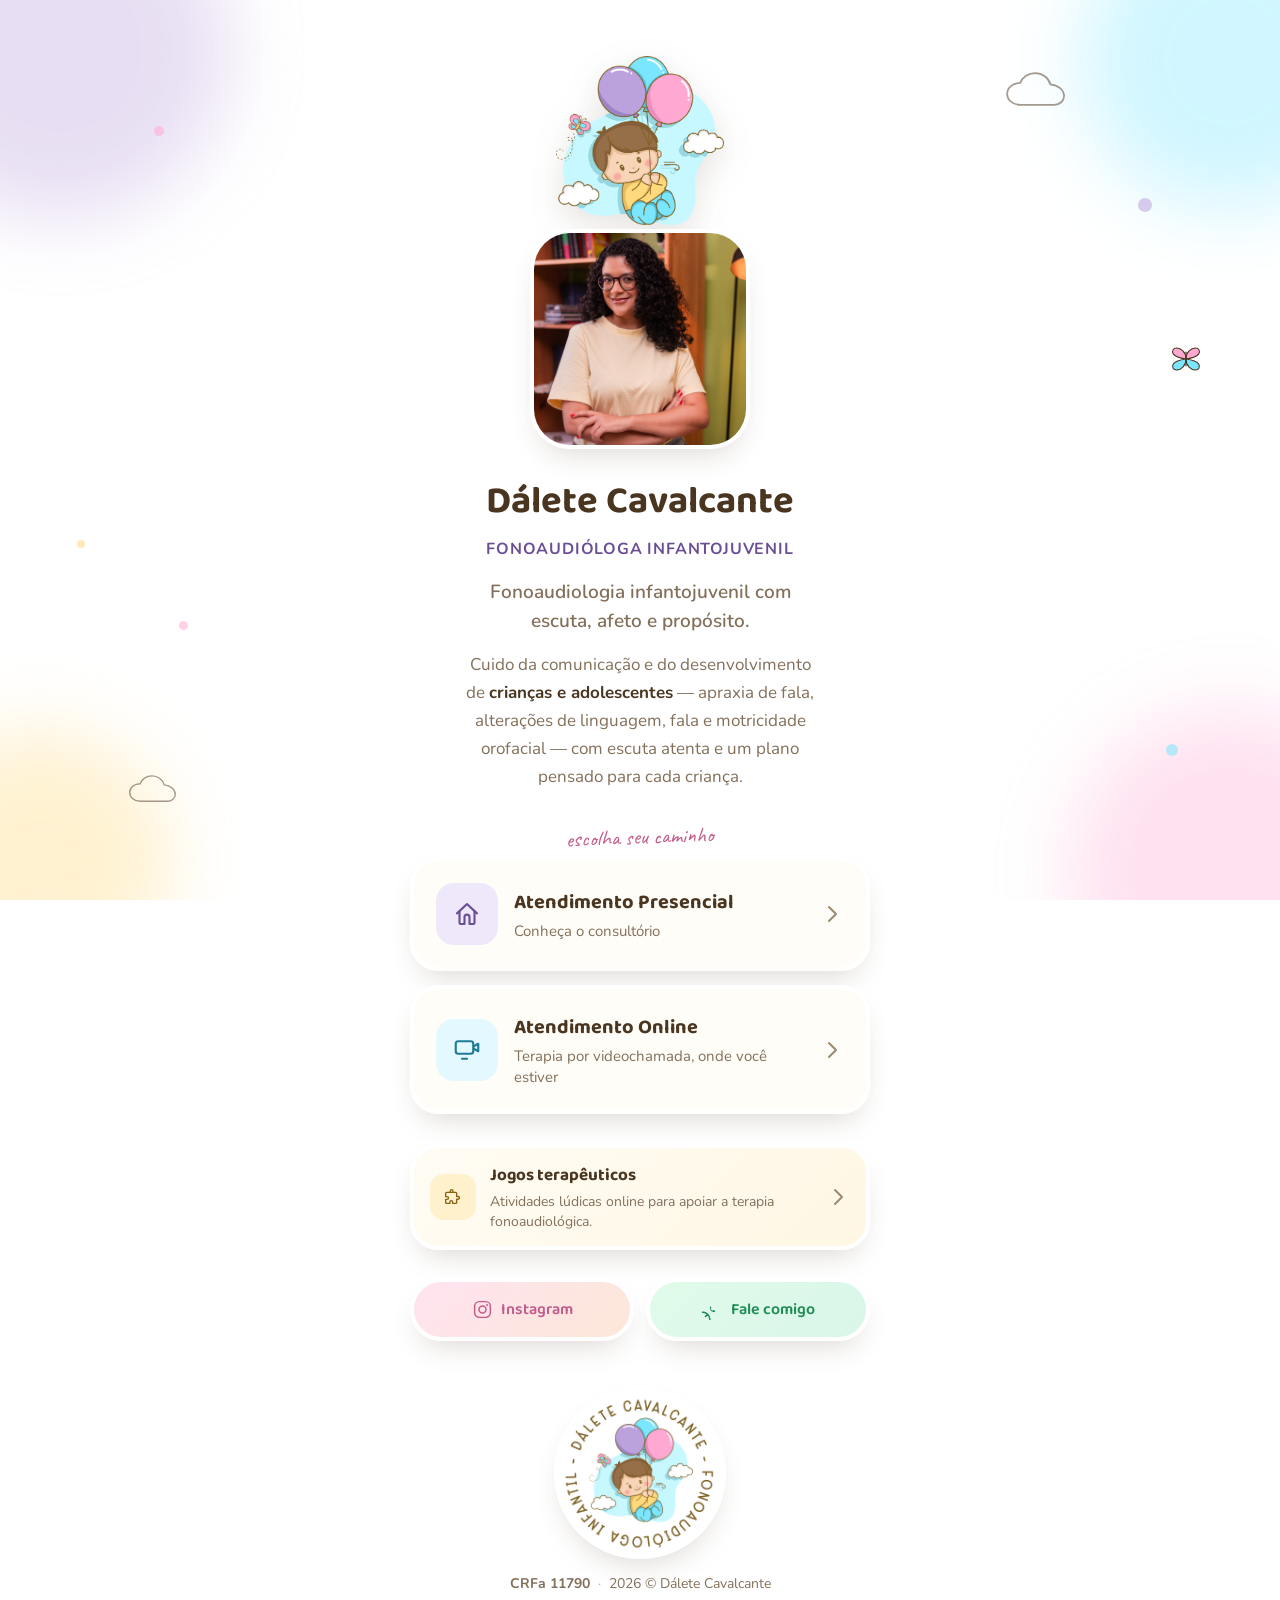
<file: index.html>
<!DOCTYPE html>
<html lang="pt-BR">
<head>
<meta charset="UTF-8">
<meta name="viewport" content="width=device-width, initial-scale=1.0">
<title>Dálete Cavalcante | Fonoaudióloga Infantojuvenil</title>
<meta name="description" content="Fonoaudiologia infantojuvenil com escuta, afeto e propósito. Apraxia de fala, alterações de linguagem, fala e motricidade orofacial — atendimento presencial e online.">
<meta name="theme-color" content="#BCA2DD">

<!-- Open Graph -->
<meta property="og:type" content="website">
<meta property="og:title" content="Dálete Cavalcante | Fonoaudióloga Infantojuvenil">
<meta property="og:description" content="Fonoaudiologia infantojuvenil com escuta, afeto e propósito. Atendimento presencial e online.">
<meta property="og:image" content="https://daletefono.com.br/assets/img/logo-principal.png">
<meta property="og:url" content="https://daletefono.com.br/">
<meta property="og:locale" content="pt_BR">

<link rel="icon" type="image/png" sizes="32x32" href="assets/img/favicon-32.png">
<link rel="apple-touch-icon" sizes="180x180" href="assets/img/favicon-180.png">

<link rel="preconnect" href="https://fonts.googleapis.com">
<link rel="preconnect" href="https://fonts.gstatic.com" crossorigin>
<link href="https://fonts.googleapis.com/css2?family=Baloo+2:wght@600;700;800&family=Nunito:wght@400;600;700;800&family=Caveat:wght@600&display=swap" rel="stylesheet">

<link rel="stylesheet" href="assets/css/style.css">
</head>
<body>

<!-- Ambient decorative background: soft blobs, confetti dots and faint
     brand motifs (cloud, butterfly) — a quiet echo of Dálete's own
     illustrated logo world, kept subtle so the page stays white. -->
<div class="ambient" aria-hidden="true">
  <div class="blob blob--purple"></div>
  <div class="blob blob--blue"></div>
  <div class="blob blob--pink"></div>
  <div class="blob blob--yellow"></div>

  <div class="dot" style="width:10px;height:10px;top:14%;left:12%;background:var(--pink);"></div>
  <div class="dot" style="width:14px;height:14px;top:22%;right:10%;background:var(--purple);"></div>
  <div class="dot" style="width:8px;height:8px;top:60%;left:6%;background:var(--yellow);"></div>
  <div class="dot" style="width:12px;height:12px;bottom:16%;right:8%;background:var(--blue);"></div>
  <div class="dot" style="width:9px;height:9px;bottom:30%;left:14%;background:var(--pink);"></div>

  <svg class="cloud-deco" style="top:8%; right:16%; width:70px;" viewBox="0 0 64 40" fill="none" xmlns="http://www.w3.org/2000/svg" aria-hidden="true">
    <path d="M14 30C7 30 2 25.5 2 20s5-10 12-10c1.6-5 7-9 13.5-9 6.7 0 12.4 4.4 13.9 10.3C48.5 11.9 54 16.4 54 22c0 4.4-4 8-9 8H14Z" stroke="#4A3620" stroke-width="1.6" stroke-linejoin="round"/>
  </svg>
  <svg class="cloud-deco" style="bottom:10%; left:10%; width:56px;" viewBox="0 0 64 40" fill="none" xmlns="http://www.w3.org/2000/svg" aria-hidden="true">
    <path d="M14 30C7 30 2 25.5 2 20s5-10 12-10c1.6-5 7-9 13.5-9 6.7 0 12.4 4.4 13.9 10.3C48.5 11.9 54 16.4 54 22c0 4.4-4 8-9 8H14Z" stroke="#4A3620" stroke-width="1.6" stroke-linejoin="round"/>
  </svg>

  <svg class="butterfly-deco" style="top:38%; right:6%;" viewBox="0 0 40 40" fill="none" xmlns="http://www.w3.org/2000/svg" aria-hidden="true">
    <path d="M20 20c0-8-6-13-11-13-4 0-6 3-4 7 2 3 8 5 15 6Z" fill="#FFA9D2" stroke="#4A3620" stroke-width="1.2"/>
    <path d="M20 20c0 8-6 13-11 13-4 0-6-3-4-7 2-3 8-5 15-6Z" fill="#7BE6FF" stroke="#4A3620" stroke-width="1.2"/>
    <path d="M20 20c0-8 6-13 11-13 4 0 6 3 4 7-2 3-8 5-15 6Z" fill="#FFA9D2" stroke="#4A3620" stroke-width="1.2"/>
    <path d="M20 20c0 8 6 13 11 13 4 0 6-3 4-7-2-3-8-5-15-6Z" fill="#7BE6FF" stroke="#4A3620" stroke-width="1.2"/>
    <line x1="20" y1="12" x2="20" y2="28" stroke="#4A3620" stroke-width="1.4" stroke-linecap="round"/>
  </svg>
</div>

<main class="page">

  <!-- Hero illustration — full artwork, uncropped, kept small -->
  <div class="hero-illustration">
    <img src="assets/img/icone-hero.png" alt="Ilustração de menino segurando balões roxo, azul e rosa, com nuvens e uma borboleta ao redor.">
  </div>

  <!-- Profile photo — hover to see more photos of Dálete -->
  <div class="photo-frame photo-swap">
    <img src="assets/img/foto-home-principal.jpg" alt="Dálete Cavalcante sorrindo, de braços cruzados.">
    <img src="assets/img/foto-home-hover1.jpg" alt="Dálete Cavalcante demonstrando um exercício terapêutico no notebook.">
    <img src="assets/img/foto-home-hover2.jpg" alt="Dálete Cavalcante sentada no sofá.">
  </div>

  <!-- Identity -->
  <h1 class="name">Dálete Cavalcante</h1>
  <p class="role">Fonoaudióloga Infantojuvenil</p>
  <p class="tagline">Fonoaudiologia infantojuvenil com escuta, afeto e propósito.</p>

  <p class="bio">
    Cuido da comunicação e do desenvolvimento de <strong>crianças e adolescentes</strong> —
    apraxia de fala, alterações de linguagem, fala e motricidade orofacial —
    com escuta atenta e um plano pensado para cada criança.
  </p>

  <!-- Paths -->
  <p class="eyebrow-script">escolha seu caminho</p>
  <nav class="paths" aria-label="Formas de atendimento">
    <a class="sticker path-card path-card--presencial" href="/atendimentopresencial/">
      <span class="path-card__icon">
        <svg viewBox="0 0 24 24" fill="none" xmlns="http://www.w3.org/2000/svg" aria-hidden="true">
          <path d="M4 11.5 12 4l8 7.5" stroke="currentColor" stroke-width="1.7" stroke-linecap="round" stroke-linejoin="round"/>
          <path d="M6 10v9a1 1 0 0 0 1 1h3v-5.5a2 2 0 0 1 2-2 2 2 0 0 1 2 2V20h3a1 1 0 0 0 1-1v-9" stroke="currentColor" stroke-width="1.7" stroke-linecap="round" stroke-linejoin="round"/>
        </svg>
      </span>
      <span class="path-card__text">
        <span class="path-card__title">Atendimento Presencial</span>
        <span class="path-card__subtitle">Conheça o consultório</span>
      </span>
      <svg class="path-card__arrow" viewBox="0 0 24 24" fill="none" xmlns="http://www.w3.org/2000/svg" aria-hidden="true">
        <path d="M9 5l7 7-7 7" stroke="currentColor" stroke-width="2" stroke-linecap="round" stroke-linejoin="round"/>
      </svg>
    </a>

    <a class="sticker path-card path-card--online" href="/atendimentovirtual/">
      <span class="path-card__icon">
        <svg viewBox="0 0 24 24" fill="none" xmlns="http://www.w3.org/2000/svg" aria-hidden="true">
          <rect x="3" y="5" width="14" height="10" rx="2" stroke="currentColor" stroke-width="1.7"/>
          <path d="M17 9.2 21 7v6l-4-2.2" stroke="currentColor" stroke-width="1.7" stroke-linejoin="round"/>
          <path d="M8 19h4" stroke="currentColor" stroke-width="1.7" stroke-linecap="round"/>
        </svg>
      </span>
      <span class="path-card__text">
        <span class="path-card__title">Atendimento Online</span>
        <span class="path-card__subtitle">Terapia por videochamada, onde você estiver</span>
      </span>
      <svg class="path-card__arrow" viewBox="0 0 24 24" fill="none" xmlns="http://www.w3.org/2000/svg" aria-hidden="true">
        <path d="M9 5l7 7-7 7" stroke="currentColor" stroke-width="2" stroke-linecap="round" stroke-linejoin="round"/>
      </svg>
    </a>
  </nav>

  <!-- Jogos -->
  <a class="sticker games-card" href="https://brincolargames.com.br/" target="_blank" rel="noopener">
    <span class="games-card__icon">
      <svg viewBox="0 0 24 24" fill="none" xmlns="http://www.w3.org/2000/svg" aria-hidden="true">
        <path d="M9 7h1.5a1.5 1.5 0 1 0 0-3 1.5 1.5 0 0 0-1.5 1.4V7H5a1 1 0 0 0-1 1v3.6h1.6a1.5 1.5 0 1 1 0 3H4V18a1 1 0 0 0 1 1h3.6v-1.6a1.5 1.5 0 1 1 3 0V19H15a1 1 0 0 0 1-1v-3.6h1.6a1.5 1.5 0 1 0 0-3H16V8a1 1 0 0 0-1-1h-3.6" stroke="currentColor" stroke-width="1.5" stroke-linejoin="round"/>
      </svg>
    </span>
    <span class="games-card__text">
      <span class="games-card__title">Jogos terapêuticos</span>
      <span class="games-card__subtitle">Atividades lúdicas online para apoiar a terapia fonoaudiológica.</span>
    </span>
    <svg class="path-card__arrow" viewBox="0 0 24 24" fill="none" xmlns="http://www.w3.org/2000/svg" aria-hidden="true">
      <path d="M9 5l7 7-7 7" stroke="currentColor" stroke-width="2" stroke-linecap="round" stroke-linejoin="round"/>
    </svg>
  </a>

  <!-- Social -->
  <div class="social-row">
    <a class="social-pill social-pill--instagram" href="https://www.instagram.com/fonodalete/" target="_blank" rel="noopener">
      <svg viewBox="0 0 24 24" fill="none" xmlns="http://www.w3.org/2000/svg" aria-hidden="true">
        <rect x="3" y="3" width="18" height="18" rx="5.5" stroke="currentColor" stroke-width="1.7"/>
        <circle cx="12" cy="12" r="4" stroke="currentColor" stroke-width="1.7"/>
        <circle cx="17.2" cy="6.8" r="1.1" fill="currentColor"/>
      </svg>
      Instagram
    </a>
    <a class="social-pill social-pill--whatsapp" href="https://wa.me/5585991667838" target="_blank" rel="noopener">
      <svg viewBox="0 0 24 24" fill="none" xmlns="http://www.w3.org/2000/svg" aria-hidden="true">
        <path d="M6.5 17.5 4 20l2.6-2.4A8 8 0 1 1 6.5 17.5Z" stroke="currentColor" stroke-width="1.7" stroke-linejoin="round"/>
        <path d="M9 10c0 3 2 5 5 5 .5 0 .9-.6.9-1.2l-.2-.6-1.6-.7-.9 1c-1-.5-1.9-1.4-2.4-2.4l1-.9-.7-1.6-.6-.2C9.6 9.1 9 9.5 9 10Z" fill="currentColor"/>
      </svg>
      Fale comigo
    </a>
  </div>

  <!-- Footer -->
  <footer class="site-footer">
    <img src="assets/img/sublogo.png" alt="Selo Dálete Cavalcante — Fonoaudióloga Infantil">
    <p>
      <span class="crfa">CRFa 11790</span>
      <span class="dot-sep">·</span>
      <span id="ano">2026</span> © Dálete Cavalcante
    </p>
  </footer>

</main>

<script src="assets/js/main.js"></script>
</body>
</html>
</file>
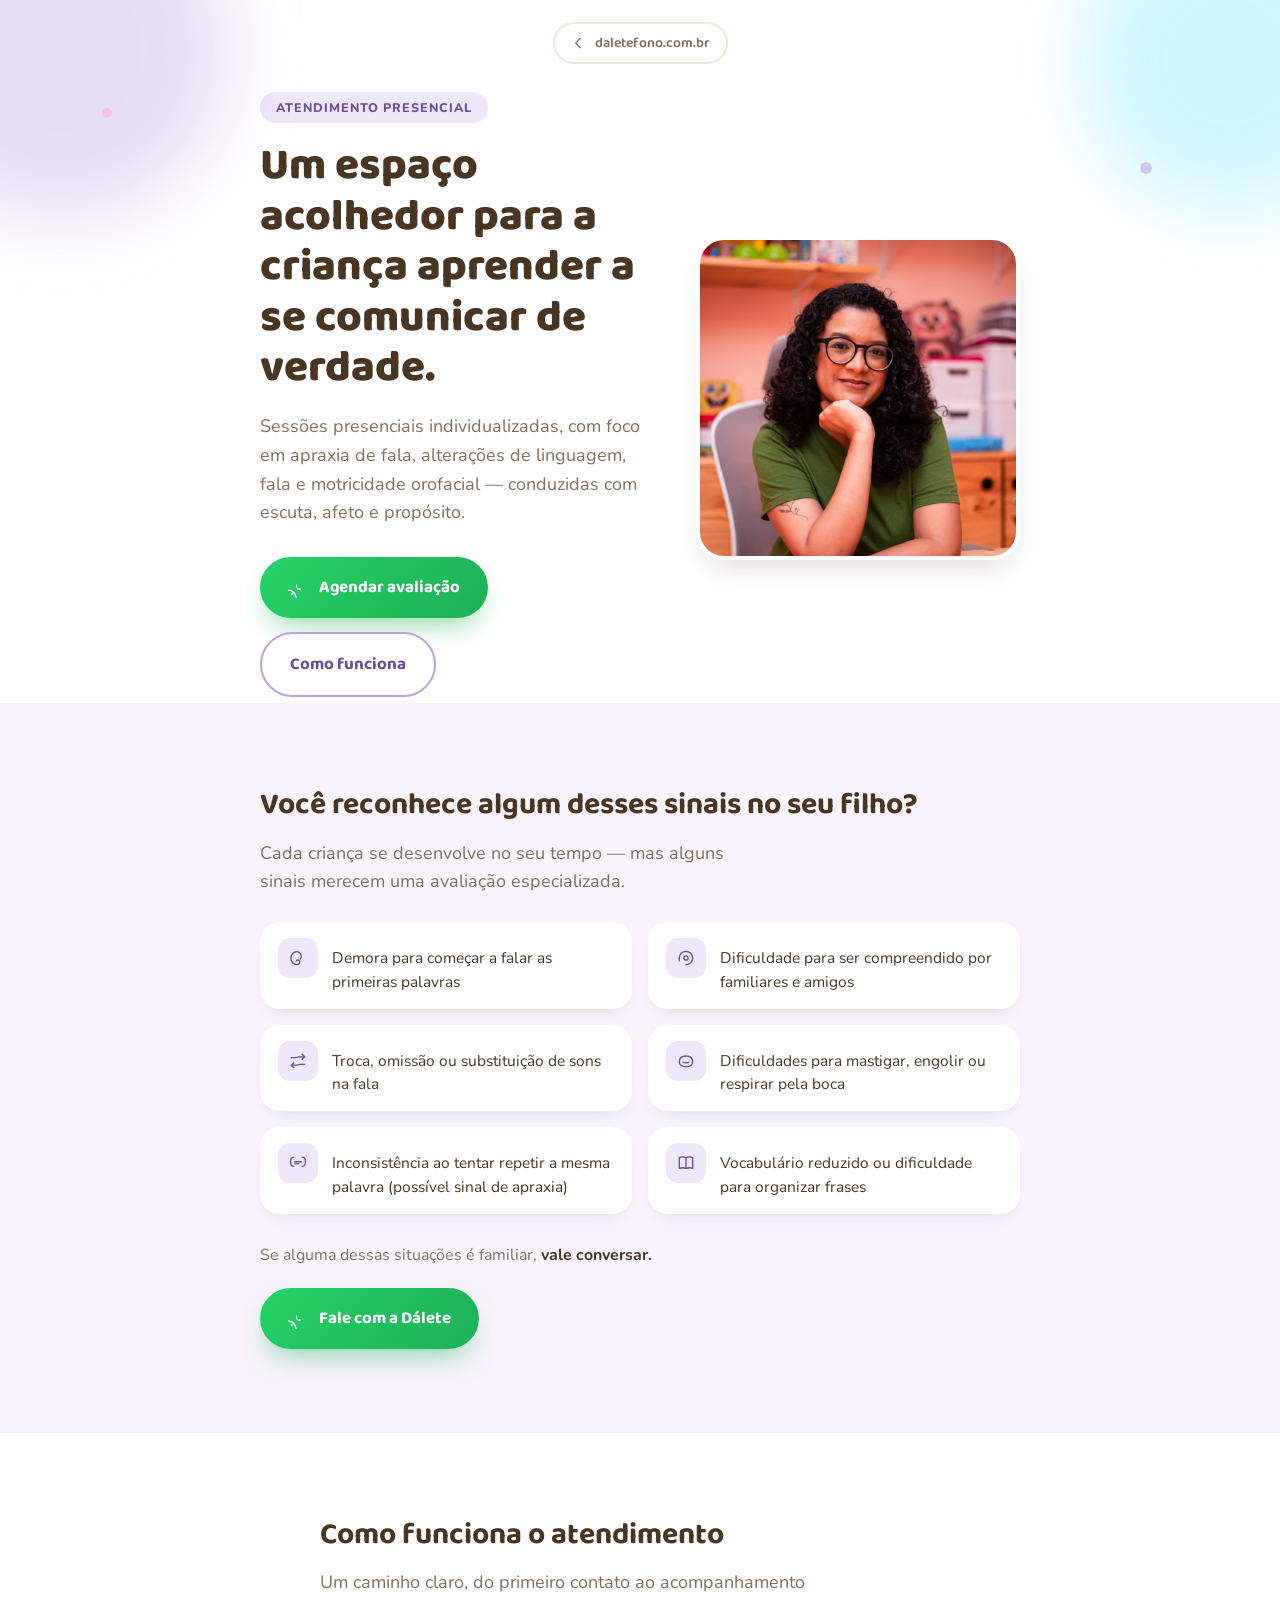
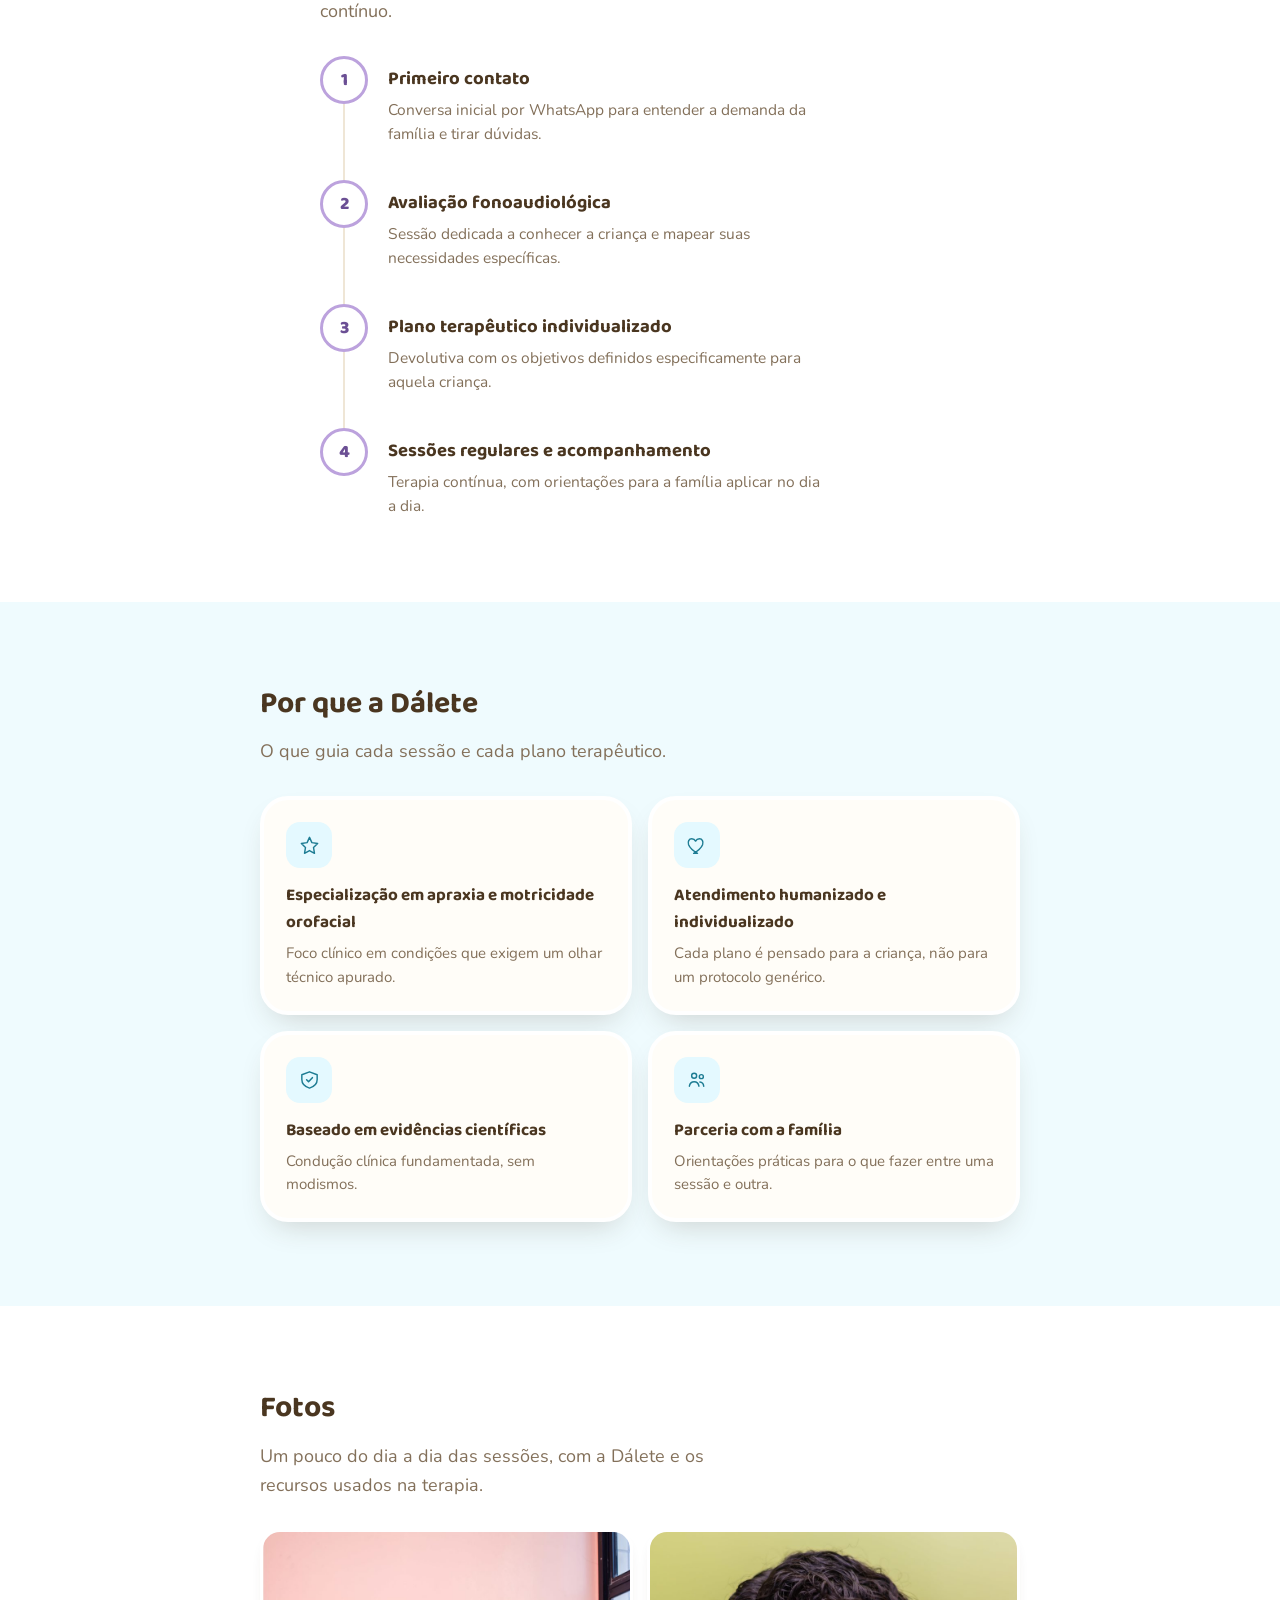
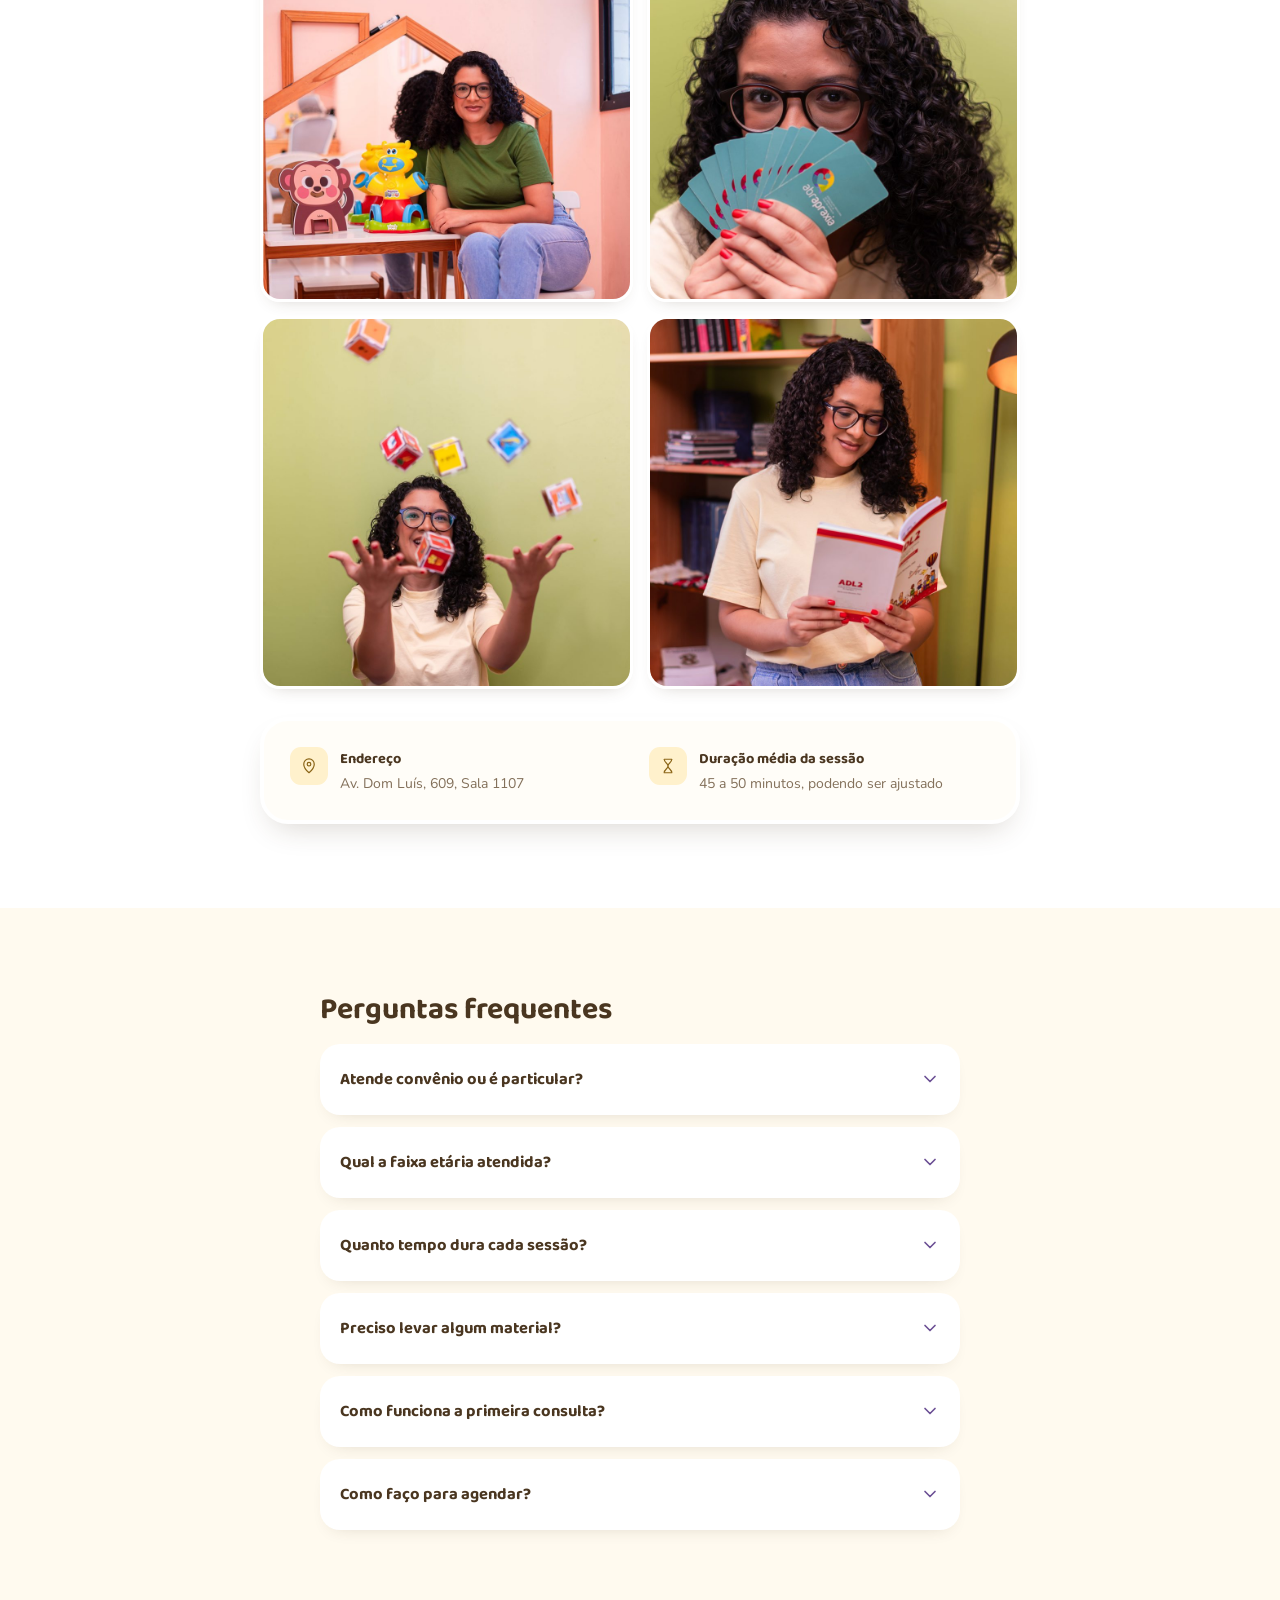
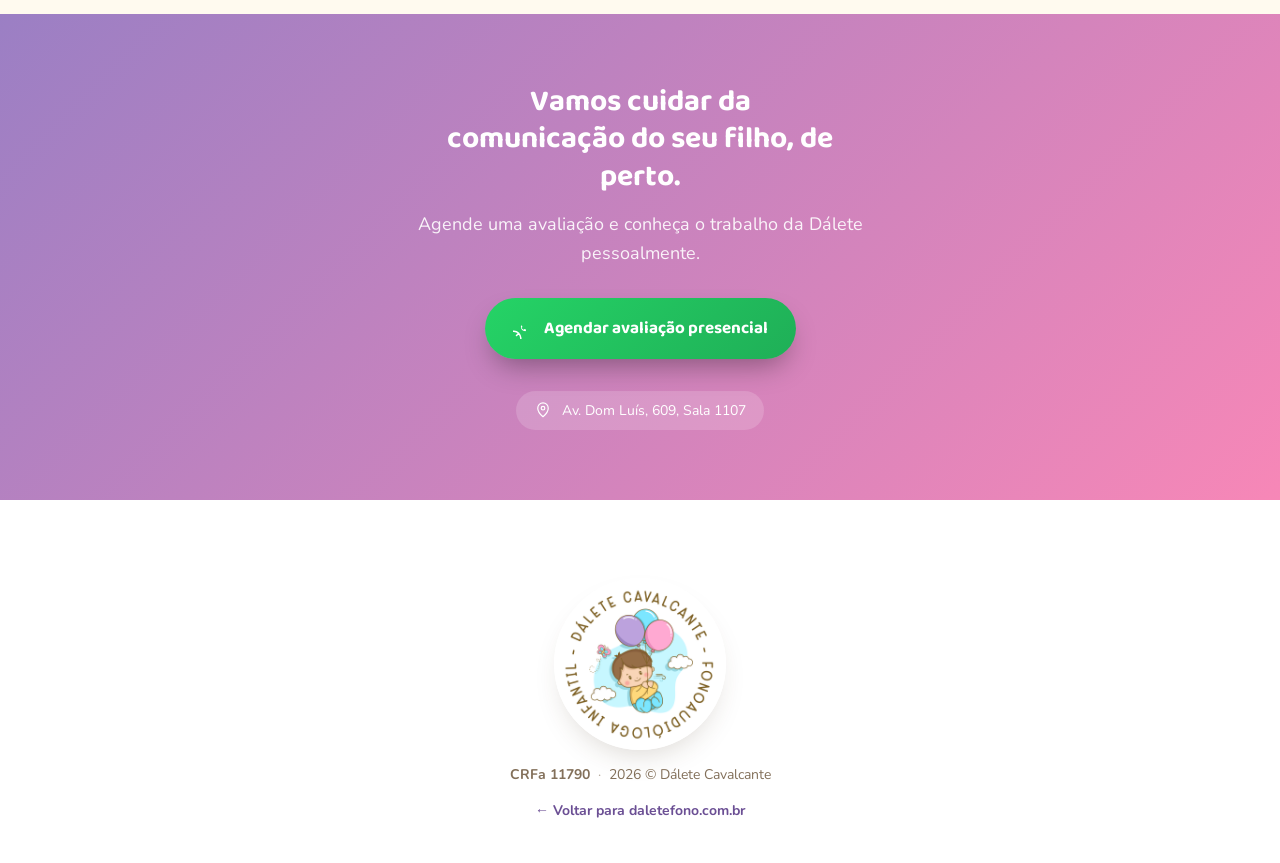
<file: atendimentopresencial/index.html>
<!DOCTYPE html>
<html lang="pt-BR">
<head>
<meta charset="UTF-8">
<meta name="viewport" content="width=device-width, initial-scale=1.0">
<title>Atendimento Presencial | Dálete Cavalcante — Fonoaudióloga Infantojuvenil</title>
<meta name="description" content="Terapia fonoaudiológica presencial para crianças e adolescentes, com foco em apraxia de fala, linguagem e motricidade orofacial. Atendimento humanizado e individualizado.">
<meta name="theme-color" content="#BCA2DD">

<meta property="og:type" content="website">
<meta property="og:title" content="Atendimento Presencial | Dálete Cavalcante">
<meta property="og:description" content="Terapia fonoaudiológica presencial para crianças e adolescentes — atendimento humanizado e individualizado.">
<meta property="og:image" content="https://daletefono.com.br/assets/img/logo-principal.png">
<meta property="og:url" content="https://daletefono.com.br/atendimentopresencial/">
<meta property="og:locale" content="pt_BR">

<link rel="icon" type="image/png" sizes="32x32" href="../assets/img/favicon-32.png">
<link rel="apple-touch-icon" sizes="180x180" href="../assets/img/favicon-180.png">

<link rel="preconnect" href="https://fonts.googleapis.com">
<link rel="preconnect" href="https://fonts.gstatic.com" crossorigin>
<link href="https://fonts.googleapis.com/css2?family=Baloo+2:wght@600;700;800&family=Nunito:wght@400;600;700;800&family=Caveat:wght@600&display=swap" rel="stylesheet">

<link rel="stylesheet" href="../assets/css/style.css">
</head>
<body>

<!-- Ambient decorative background, same treatment as the home page -->
<div class="ambient" aria-hidden="true">
  <div class="blob blob--purple"></div>
  <div class="blob blob--blue"></div>
  <div class="dot" style="width:10px;height:10px;top:12%;left:8%;background:var(--pink);"></div>
  <div class="dot" style="width:12px;height:12px;top:18%;right:10%;background:var(--purple);"></div>
</div>

<header class="lp-topbar">
  <a class="lp-topbar__home" href="../">
    <svg viewBox="0 0 24 24" fill="none" xmlns="http://www.w3.org/2000/svg" aria-hidden="true">
      <path d="M14 5l-7 7 7 7" stroke="currentColor" stroke-width="2" stroke-linecap="round" stroke-linejoin="round"/>
    </svg>
    daletefono.com.br
  </a>
</header>

<main>

  <!-- ============ HERO ============ -->
  <section class="lp-hero">
    <div class="lp-inner">
      <div class="lp-hero__grid">
        <div>
          <span class="lp-eyebrow">Atendimento Presencial</span>
          <h1 class="lp-h1">Um espaço acolhedor para a criança aprender a se comunicar de verdade.</h1>
          <p class="lp-sub">
            Sessões presenciais individualizadas, com foco em apraxia de fala, alterações de
            linguagem, fala e motricidade orofacial — conduzidas com escuta, afeto e propósito.
          </p>
          <div class="lp-actions">
            <a class="lp-btn lp-btn--primary" href="https://wa.me/5585991667838?text=Ol%C3%A1%21%20Vim%20pelo%20site%20e%20gostaria%20de%20agendar%20uma%20avalia%C3%A7%C3%A3o%20presencial." target="_blank" rel="noopener">
              <svg viewBox="0 0 24 24" fill="none" xmlns="http://www.w3.org/2000/svg" aria-hidden="true">
                <path d="M6.5 17.5 4 20l2.6-2.4A8 8 0 1 1 6.5 17.5Z" stroke="currentColor" stroke-width="1.7" stroke-linejoin="round"/>
                <path d="M9 10c0 3 2 5 5 5 .5 0 .9-.6.9-1.2l-.2-.6-1.6-.7-.9 1c-1-.5-1.9-1.4-2.4-2.4l1-.9-.7-1.6-.6-.2C9.6 9.1 9 9.5 9 10Z" fill="currentColor"/>
              </svg>
              Agendar avaliação
            </a>
            <a class="lp-btn lp-btn--ghost" href="#como-funciona">Como funciona</a>
          </div>
        </div>

        <div class="lp-hero__photo">
          <img src="../assets/img/foto-presencial-principal.jpg" alt="Dálete Cavalcante no consultório, apoiada na mesa.">
        </div>
      </div>
    </div>
  </section>

  <!-- ============ PARA QUEM É ============ -->
  <section class="lp-section lp-section--tint-purple">
    <div class="lp-inner">
      <h2 class="lp-h2">Você reconhece algum desses sinais no seu filho?</h2>
      <p class="lp-sub" style="margin-bottom:26px;">
        Cada criança se desenvolve no seu tempo — mas alguns sinais merecem uma avaliação especializada.
      </p>

      <ul class="lp-signs">
        <li class="lp-sign">
          <span class="lp-sign__icon">
            <svg viewBox="0 0 24 24" fill="none" xmlns="http://www.w3.org/2000/svg" aria-hidden="true">
              <path d="M8 5c-2.8 1.6-4.5 4.3-4.5 7.3C3.5 16.5 6.7 20 10.5 20c2 0 3.5-1.4 3.5-3.2 0-1.6-1.1-2.6-2.5-2.6-1 0-1.7.6-1.7 1.5" stroke="currentColor" stroke-width="1.6" stroke-linecap="round" stroke-linejoin="round"/>
              <path d="M8 5a5.5 5.5 0 0 1 8 5c0 1.6-.6 2.4-1.3 3.3" stroke="currentColor" stroke-width="1.6" stroke-linecap="round"/>
            </svg>
          </span>
          <p>Demora para começar a falar as primeiras palavras</p>
        </li>
        <li class="lp-sign">
          <span class="lp-sign__icon">
            <svg viewBox="0 0 24 24" fill="none" xmlns="http://www.w3.org/2000/svg" aria-hidden="true">
              <path d="M4 12a8 8 0 1 1 8 8" stroke="currentColor" stroke-width="1.6" stroke-linecap="round"/>
              <path d="M4 12v3.5" stroke="currentColor" stroke-width="1.6" stroke-linecap="round"/>
              <circle cx="12" cy="12" r="2.6" stroke="currentColor" stroke-width="1.6"/>
            </svg>
          </span>
          <p>Dificuldade para ser compreendido por familiares e amigos</p>
        </li>
        <li class="lp-sign">
          <span class="lp-sign__icon">
            <svg viewBox="0 0 24 24" fill="none" xmlns="http://www.w3.org/2000/svg" aria-hidden="true">
              <path d="M17 4 20 7l-3 3" stroke="currentColor" stroke-width="1.6" stroke-linecap="round" stroke-linejoin="round"/>
              <path d="M4 8h5.5c1.5 0 2-1 3.5-1H20" stroke="currentColor" stroke-width="1.6" stroke-linecap="round"/>
              <path d="M7 20 4 17l3-3" stroke="currentColor" stroke-width="1.6" stroke-linecap="round" stroke-linejoin="round"/>
              <path d="M20 16h-5.5c-1.5 0-2 1-3.5 1H4" stroke="currentColor" stroke-width="1.6" stroke-linecap="round"/>
            </svg>
          </span>
          <p>Troca, omissão ou substituição de sons na fala</p>
        </li>
        <li class="lp-sign">
          <span class="lp-sign__icon">
            <svg viewBox="0 0 24 24" fill="none" xmlns="http://www.w3.org/2000/svg" aria-hidden="true">
              <path d="M4 13c0-4 2.5-7 8-7s8 3 8 7-3 6-8 6-8-2-8-6Z" stroke="currentColor" stroke-width="1.6" stroke-linejoin="round"/>
              <path d="M8.5 13.5c1 1 6 1 7 0" stroke="currentColor" stroke-width="1.6" stroke-linecap="round"/>
            </svg>
          </span>
          <p>Dificuldades para mastigar, engolir ou respirar pela boca</p>
        </li>
        <li class="lp-sign">
          <span class="lp-sign__icon">
            <svg viewBox="0 0 24 24" fill="none" xmlns="http://www.w3.org/2000/svg" aria-hidden="true">
              <path d="M7 5c-2.5 0-4 2.2-4 5.5S4.7 16 7 16" stroke="currentColor" stroke-width="1.6" stroke-linecap="round"/>
              <path d="M17 5c2.5 0 4 2.2 4 5.5S19.3 16 17 16" stroke="currentColor" stroke-width="1.6" stroke-linecap="round"/>
              <path d="M8 10.5h8M8 13h5" stroke="currentColor" stroke-width="1.6" stroke-linecap="round"/>
            </svg>
          </span>
          <p>Inconsistência ao tentar repetir a mesma palavra (possível sinal de apraxia)</p>
        </li>
        <li class="lp-sign">
          <span class="lp-sign__icon">
            <svg viewBox="0 0 24 24" fill="none" xmlns="http://www.w3.org/2000/svg" aria-hidden="true">
              <path d="M4 5.5c2-1 5-1 8 0 3-1 6-1 8 0v13c-2-1-5-1-8 0-3-1-6-1-8 0v-13Z" stroke="currentColor" stroke-width="1.6" stroke-linejoin="round"/>
              <path d="M12 5.5v13" stroke="currentColor" stroke-width="1.6"/>
            </svg>
          </span>
          <p>Vocabulário reduzido ou dificuldade para organizar frases</p>
        </li>
      </ul>

      <p class="lp-note">Se alguma dessas situações é familiar, <strong>vale conversar.</strong></p>
      <a class="lp-btn lp-btn--primary" href="https://wa.me/5585991667838?text=Ol%C3%A1%21%20Vim%20pelo%20site%20e%20gostaria%20de%20agendar%20uma%20avalia%C3%A7%C3%A3o%20presencial." target="_blank" rel="noopener">
        <svg viewBox="0 0 24 24" fill="none" xmlns="http://www.w3.org/2000/svg" aria-hidden="true">
          <path d="M6.5 17.5 4 20l2.6-2.4A8 8 0 1 1 6.5 17.5Z" stroke="currentColor" stroke-width="1.7" stroke-linejoin="round"/>
          <path d="M9 10c0 3 2 5 5 5 .5 0 .9-.6.9-1.2l-.2-.6-1.6-.7-.9 1c-1-.5-1.9-1.4-2.4-2.4l1-.9-.7-1.6-.6-.2C9.6 9.1 9 9.5 9 10Z" fill="currentColor"/>
        </svg>
        Fale com a Dálete
      </a>
    </div>
  </section>

  <!-- ============ COMO FUNCIONA ============ -->
  <section class="lp-section" id="como-funciona">
    <div class="lp-inner lp-inner--narrow">
      <h2 class="lp-h2">Como funciona o atendimento</h2>
      <p class="lp-sub">Um caminho claro, do primeiro contato ao acompanhamento contínuo.</p>

      <ol class="lp-steps">
        <li class="lp-step">
          <span class="lp-step__num" aria-hidden="true"></span>
          <div>
            <p class="lp-step__title">Primeiro contato</p>
            <p class="lp-step__text">Conversa inicial por WhatsApp para entender a demanda da família e tirar dúvidas.</p>
          </div>
        </li>
        <li class="lp-step">
          <span class="lp-step__num" aria-hidden="true"></span>
          <div>
            <p class="lp-step__title">Avaliação fonoaudiológica</p>
            <p class="lp-step__text">Sessão dedicada a conhecer a criança e mapear suas necessidades específicas.</p>
          </div>
        </li>
        <li class="lp-step">
          <span class="lp-step__num" aria-hidden="true"></span>
          <div>
            <p class="lp-step__title">Plano terapêutico individualizado</p>
            <p class="lp-step__text">Devolutiva com os objetivos definidos especificamente para aquela criança.</p>
          </div>
        </li>
        <li class="lp-step">
          <span class="lp-step__num" aria-hidden="true"></span>
          <div>
            <p class="lp-step__title">Sessões regulares e acompanhamento</p>
            <p class="lp-step__text">Terapia contínua, com orientações para a família aplicar no dia a dia.</p>
          </div>
        </li>
      </ol>
    </div>
  </section>

  <!-- ============ POR QUE A DÁLETE ============ -->
  <section class="lp-section lp-section--tint-blue">
    <div class="lp-inner">
      <h2 class="lp-h2">Por que a Dálete</h2>
      <p class="lp-sub">O que guia cada sessão e cada plano terapêutico.</p>

      <div class="lp-diff-grid">
        <div class="sticker lp-diff-card">
          <span class="lp-diff-card__icon">
            <svg viewBox="0 0 24 24" fill="none" xmlns="http://www.w3.org/2000/svg" aria-hidden="true">
              <path d="M12 3.5 14.5 9l6 .9-4.3 4.2 1 6-5.2-2.8-5.2 2.8 1-6L3.5 9.9l6-.9L12 3.5Z" stroke="currentColor" stroke-width="1.5" stroke-linejoin="round"/>
            </svg>
          </span>
          <p class="lp-diff-card__title">Especialização em apraxia e motricidade orofacial</p>
          <p class="lp-diff-card__text">Foco clínico em condições que exigem um olhar técnico apurado.</p>
        </div>

        <div class="sticker lp-diff-card">
          <span class="lp-diff-card__icon">
            <svg viewBox="0 0 24 24" fill="none" xmlns="http://www.w3.org/2000/svg" aria-hidden="true">
              <path d="M12 20.2s-7.5-4.5-9.3-9C1.6 8 3 5 6 5c1.9 0 3.3 1.1 4 2.4.7-1.3 2.1-2.4 4-2.4 3 0 4.4 3 3.3 6.2-1.8 4.5-9.3 9-9.3 9Z" stroke="currentColor" stroke-width="1.5" stroke-linejoin="round"/>
            </svg>
          </span>
          <p class="lp-diff-card__title">Atendimento humanizado e individualizado</p>
          <p class="lp-diff-card__text">Cada plano é pensado para a criança, não para um protocolo genérico.</p>
        </div>

        <div class="sticker lp-diff-card">
          <span class="lp-diff-card__icon">
            <svg viewBox="0 0 24 24" fill="none" xmlns="http://www.w3.org/2000/svg" aria-hidden="true">
              <path d="M12 4 4 7v5c0 4.5 3.2 7.5 8 9 4.8-1.5 8-4.5 8-9V7l-8-3Z" stroke="currentColor" stroke-width="1.5" stroke-linejoin="round"/>
              <path d="M9 12.3l2 2 4-4.2" stroke="currentColor" stroke-width="1.6" stroke-linecap="round" stroke-linejoin="round"/>
            </svg>
          </span>
          <p class="lp-diff-card__title">Baseado em evidências científicas</p>
          <p class="lp-diff-card__text">Condução clínica fundamentada, sem modismos.</p>
        </div>

        <div class="sticker lp-diff-card">
          <span class="lp-diff-card__icon">
            <svg viewBox="0 0 24 24" fill="none" xmlns="http://www.w3.org/2000/svg" aria-hidden="true">
              <circle cx="8.5" cy="8" r="2.6" stroke="currentColor" stroke-width="1.5"/>
              <circle cx="16" cy="9" r="2.1" stroke="currentColor" stroke-width="1.5"/>
              <path d="M3.5 19c.5-3 2.4-4.7 5-4.7s4.5 1.7 5 4.7" stroke="currentColor" stroke-width="1.5" stroke-linecap="round"/>
              <path d="M14.5 14.6c2.2.2 3.7 1.8 4 4.4" stroke="currentColor" stroke-width="1.5" stroke-linecap="round"/>
            </svg>
          </span>
          <p class="lp-diff-card__title">Parceria com a família</p>
          <p class="lp-diff-card__text">Orientações práticas para o que fazer entre uma sessão e outra.</p>
        </div>
      </div>
    </div>
  </section>

  <!-- ============ FOTOS ============ -->
  <section class="lp-section">
    <div class="lp-inner">
      <h2 class="lp-h2">Fotos</h2>
      <p class="lp-sub">Um pouco do dia a dia das sessões, com a Dálete e os recursos usados na terapia.</p>

      <div class="lp-gallery">
        <div class="lp-gallery__item">
          <img src="../assets/img/foto-presencial-1.jpg" alt="Dálete Cavalcante em frente ao espelho terapêutico.">
        </div>
        <div class="lp-gallery__item">
          <img src="../assets/img/foto-presencial-2.jpg" alt="Dálete Cavalcante trabalhando com cartas terapêuticas.">
        </div>
        <div class="lp-gallery__item">
          <img src="../assets/img/foto-presencial-3.jpg" alt="Dálete Cavalcante jogando dados como recurso terapêutico.">
        </div>
        <div class="lp-gallery__item">
          <img src="../assets/img/foto-presencial-4.jpg" alt="Dálete Cavalcante lendo um livro com recursos terapêuticos.">
        </div>
      </div>

      <div class="sticker lp-info-card">
        <div class="lp-info-row">
          <span class="lp-info-row__icon">
            <svg viewBox="0 0 24 24" fill="none" xmlns="http://www.w3.org/2000/svg" aria-hidden="true">
              <path d="M12 21s-7-6.1-7-11.5A7 7 0 0 1 19 9.5C19 14.9 12 21 12 21Z" stroke="currentColor" stroke-width="1.6" stroke-linejoin="round"/>
              <circle cx="12" cy="9.5" r="2.4" stroke="currentColor" stroke-width="1.6"/>
            </svg>
          </span>
          <div>
            <span class="lp-info-row__label">Endereço</span>
            <span class="lp-info-row__value">Av. Dom Luís, 609, Sala 1107</span>
          </div>
        </div>
        <div class="lp-info-row">
          <span class="lp-info-row__icon">
            <svg viewBox="0 0 24 24" fill="none" xmlns="http://www.w3.org/2000/svg" aria-hidden="true">
              <path d="M7 3h10M7 21h10" stroke="currentColor" stroke-width="1.6" stroke-linecap="round"/>
              <path d="M7 3c0 5 5 5 5 9s-5 4-5 9M17 3c0 5-5 5-5 9s5 4 5 9" stroke="currentColor" stroke-width="1.6" stroke-linejoin="round"/>
            </svg>
          </span>
          <div>
            <span class="lp-info-row__label">Duração média da sessão</span>
            <span class="lp-info-row__value">45 a 50 minutos, podendo ser ajustado</span>
          </div>
        </div>
      </div>
    </div>
  </section>

  <!-- ============ FAQ ============ -->
  <section class="lp-section lp-section--tint-cream">
    <div class="lp-inner lp-inner--narrow">
      <h2 class="lp-h2">Perguntas frequentes</h2>

      <div class="lp-faq">
        <details>
          <summary>Atende convênio ou é particular?
            <svg class="chev" viewBox="0 0 24 24" fill="none" xmlns="http://www.w3.org/2000/svg" aria-hidden="true"><path d="M6 9l6 6 6-6" stroke="currentColor" stroke-width="2" stroke-linecap="round" stroke-linejoin="round"/></svg>
          </summary>
          <p class="lp-faq__answer">Sim, atendimento é particular.</p>
        </details>
        <details>
          <summary>Qual a faixa etária atendida?
            <svg class="chev" viewBox="0 0 24 24" fill="none" xmlns="http://www.w3.org/2000/svg" aria-hidden="true"><path d="M6 9l6 6 6-6" stroke="currentColor" stroke-width="2" stroke-linecap="round" stroke-linejoin="round"/></svg>
          </summary>
          <p class="lp-faq__answer">Crianças e adolescentes, da primeira infância até a adolescência.</p>
        </details>
        <details>
          <summary>Quanto tempo dura cada sessão?
            <svg class="chev" viewBox="0 0 24 24" fill="none" xmlns="http://www.w3.org/2000/svg" aria-hidden="true"><path d="M6 9l6 6 6-6" stroke="currentColor" stroke-width="2" stroke-linecap="round" stroke-linejoin="round"/></svg>
          </summary>
          <p class="lp-faq__answer">45 a 50 minutos, podendo ser ajustado.</p>
        </details>
        <details>
          <summary>Preciso levar algum material?
            <svg class="chev" viewBox="0 0 24 24" fill="none" xmlns="http://www.w3.org/2000/svg" aria-hidden="true"><path d="M6 9l6 6 6-6" stroke="currentColor" stroke-width="2" stroke-linecap="round" stroke-linejoin="round"/></svg>
          </summary>
          <p class="lp-faq__answer">Normalmente não — o consultório já é equipado com os materiais usados na terapia. Se algo específico for necessário, avisamos com antecedência.</p>
        </details>
        <details>
          <summary>Como funciona a primeira consulta?
            <svg class="chev" viewBox="0 0 24 24" fill="none" xmlns="http://www.w3.org/2000/svg" aria-hidden="true"><path d="M6 9l6 6 6-6" stroke="currentColor" stroke-width="2" stroke-linecap="round" stroke-linejoin="round"/></svg>
          </summary>
          <p class="lp-faq__answer">Anamnese terapêutica. A primeira consulta é uma avaliação fonoaudiológica, dedicada a entender o histórico e as necessidades da criança antes de montar o plano terapêutico.</p>
        </details>
        <details>
          <summary>Como faço para agendar?
            <svg class="chev" viewBox="0 0 24 24" fill="none" xmlns="http://www.w3.org/2000/svg" aria-hidden="true"><path d="M6 9l6 6 6-6" stroke="currentColor" stroke-width="2" stroke-linecap="round" stroke-linejoin="round"/></svg>
          </summary>
          <p class="lp-faq__answer">É só chamar no WhatsApp — a gente confirma o melhor horário com você.</p>
        </details>
      </div>
    </div>
  </section>

  <!-- ============ CTA FINAL ============ -->
  <section class="lp-final">
    <h2 class="lp-h2">Vamos cuidar da comunicação do seu filho, de perto.</h2>
    <p class="lp-sub">Agende uma avaliação e conheça o trabalho da Dálete pessoalmente.</p>
    <div class="lp-actions">
      <a class="lp-btn lp-btn--primary" href="https://wa.me/5585991667838?text=Ol%C3%A1%21%20Vim%20pelo%20site%20e%20gostaria%20de%20agendar%20uma%20avalia%C3%A7%C3%A3o%20presencial." target="_blank" rel="noopener">
        <svg viewBox="0 0 24 24" fill="none" xmlns="http://www.w3.org/2000/svg" aria-hidden="true">
          <path d="M6.5 17.5 4 20l2.6-2.4A8 8 0 1 1 6.5 17.5Z" stroke="currentColor" stroke-width="1.7" stroke-linejoin="round"/>
          <path d="M9 10c0 3 2 5 5 5 .5 0 .9-.6.9-1.2l-.2-.6-1.6-.7-.9 1c-1-.5-1.9-1.4-2.4-2.4l1-.9-.7-1.6-.6-.2C9.6 9.1 9 9.5 9 10Z" fill="currentColor"/>
        </svg>
        Agendar avaliação presencial
      </a>
    </div>
    <div class="lp-map-note">
      <svg viewBox="0 0 24 24" fill="none" xmlns="http://www.w3.org/2000/svg" aria-hidden="true">
        <path d="M12 21s-7-6.1-7-11.5A7 7 0 0 1 19 9.5C19 14.9 12 21 12 21Z" stroke="currentColor" stroke-width="1.6" stroke-linejoin="round"/>
        <circle cx="12" cy="9.5" r="2.4" stroke="currentColor" stroke-width="1.6"/>
      </svg>
      Av. Dom Luís, 609, Sala 1107
    </div>
  </section>

  <!-- ============ FOOTER ============ -->
  <footer class="site-footer" style="padding: 40px 20px;">
    <img src="../assets/img/sublogo.png" alt="Selo Dálete Cavalcante — Fonoaudióloga Infantil">
    <p>
      <span class="crfa">CRFa 11790</span>
      <span class="dot-sep">·</span>
      <span id="ano">2026</span> © Dálete Cavalcante
    </p>
    <p><a href="../" style="color:var(--purple-ink); font-weight:700;">← Voltar para daletefono.com.br</a></p>
  </footer>

</main>

<!-- Sticky mobile CTA -->
<div class="lp-sticky-cta">
  <a class="lp-btn lp-btn--primary" href="https://wa.me/5585991667838?text=Ol%C3%A1%21%20Vim%20pelo%20site%20e%20gostaria%20de%20agendar%20uma%20avalia%C3%A7%C3%A3o%20presencial." target="_blank" rel="noopener">
    <svg viewBox="0 0 24 24" fill="none" xmlns="http://www.w3.org/2000/svg" aria-hidden="true">
      <path d="M6.5 17.5 4 20l2.6-2.4A8 8 0 1 1 6.5 17.5Z" stroke="currentColor" stroke-width="1.7" stroke-linejoin="round"/>
      <path d="M9 10c0 3 2 5 5 5 .5 0 .9-.6.9-1.2l-.2-.6-1.6-.7-.9 1c-1-.5-1.9-1.4-2.4-2.4l1-.9-.7-1.6-.6-.2C9.6 9.1 9 9.5 9 10Z" fill="currentColor"/>
    </svg>
    Agendar avaliação
  </a>
</div>

<script src="../assets/js/main.js"></script>
</body>
</html>
</file>
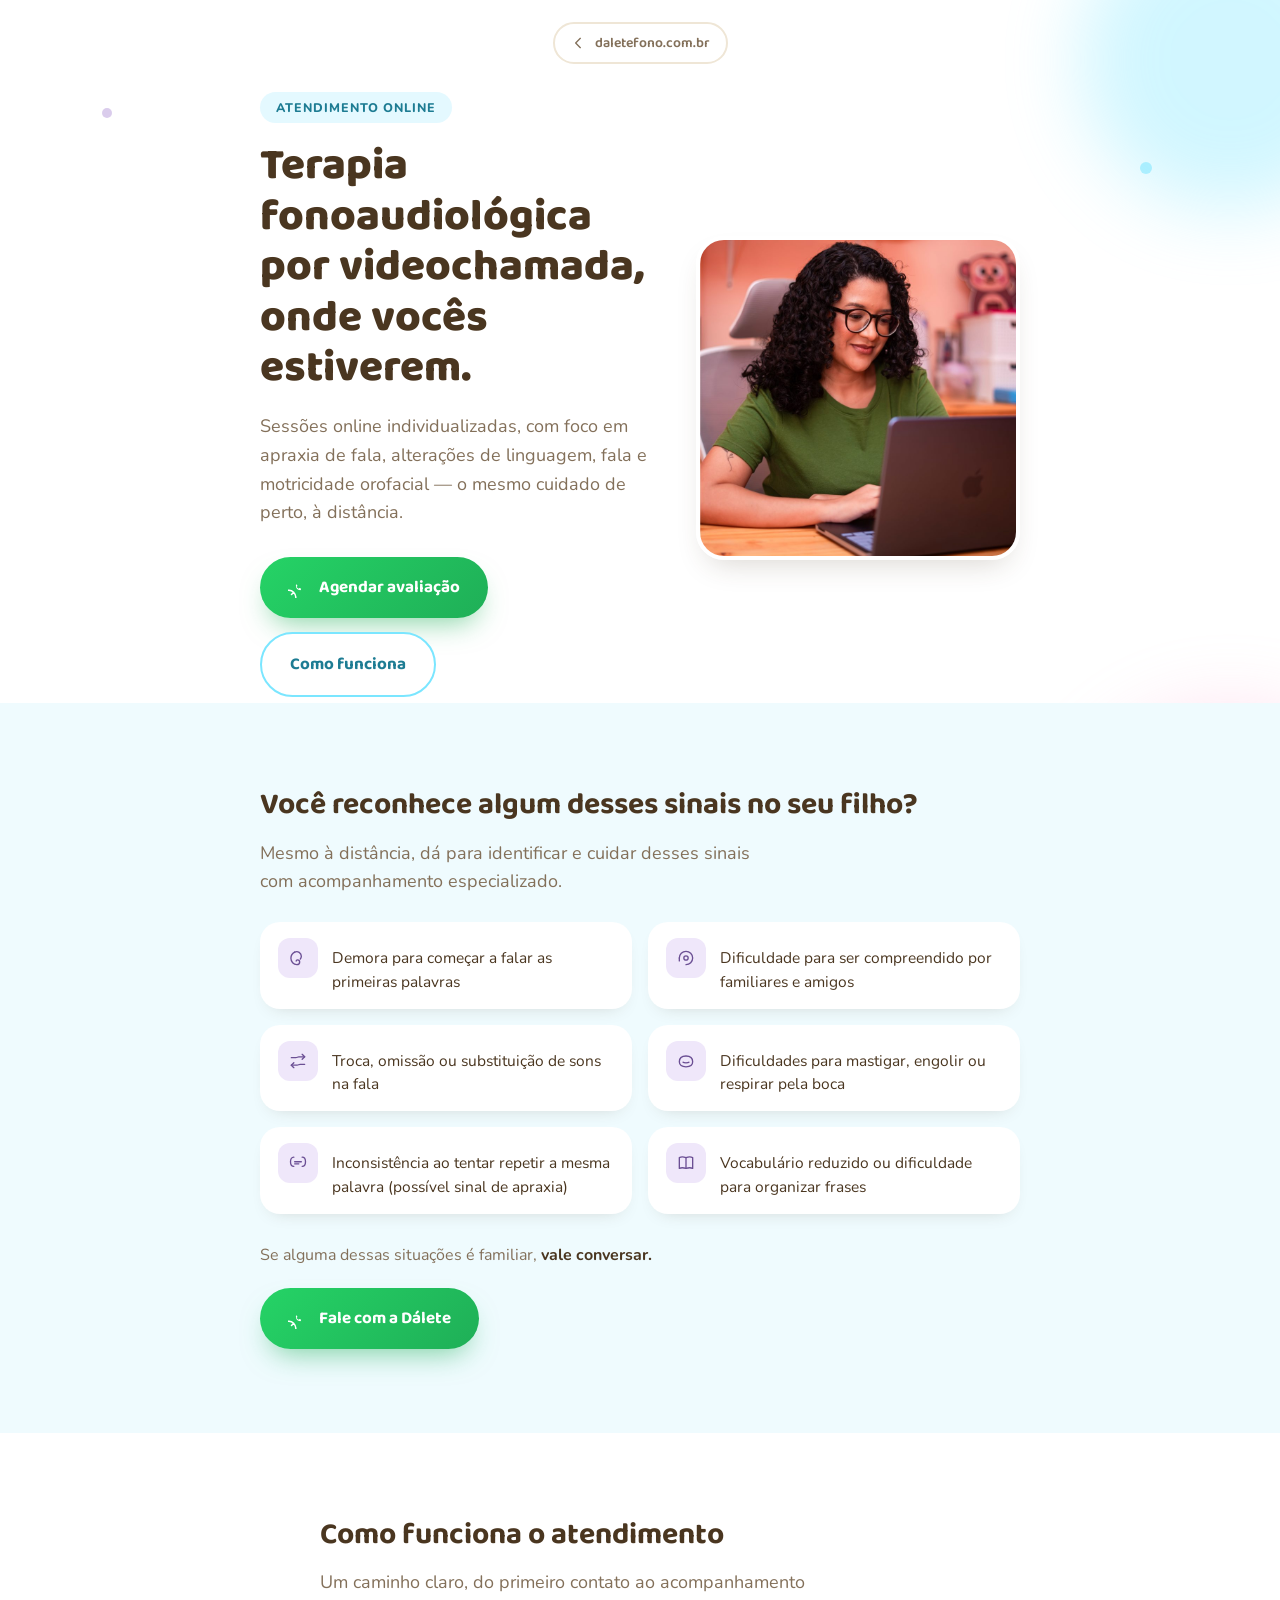
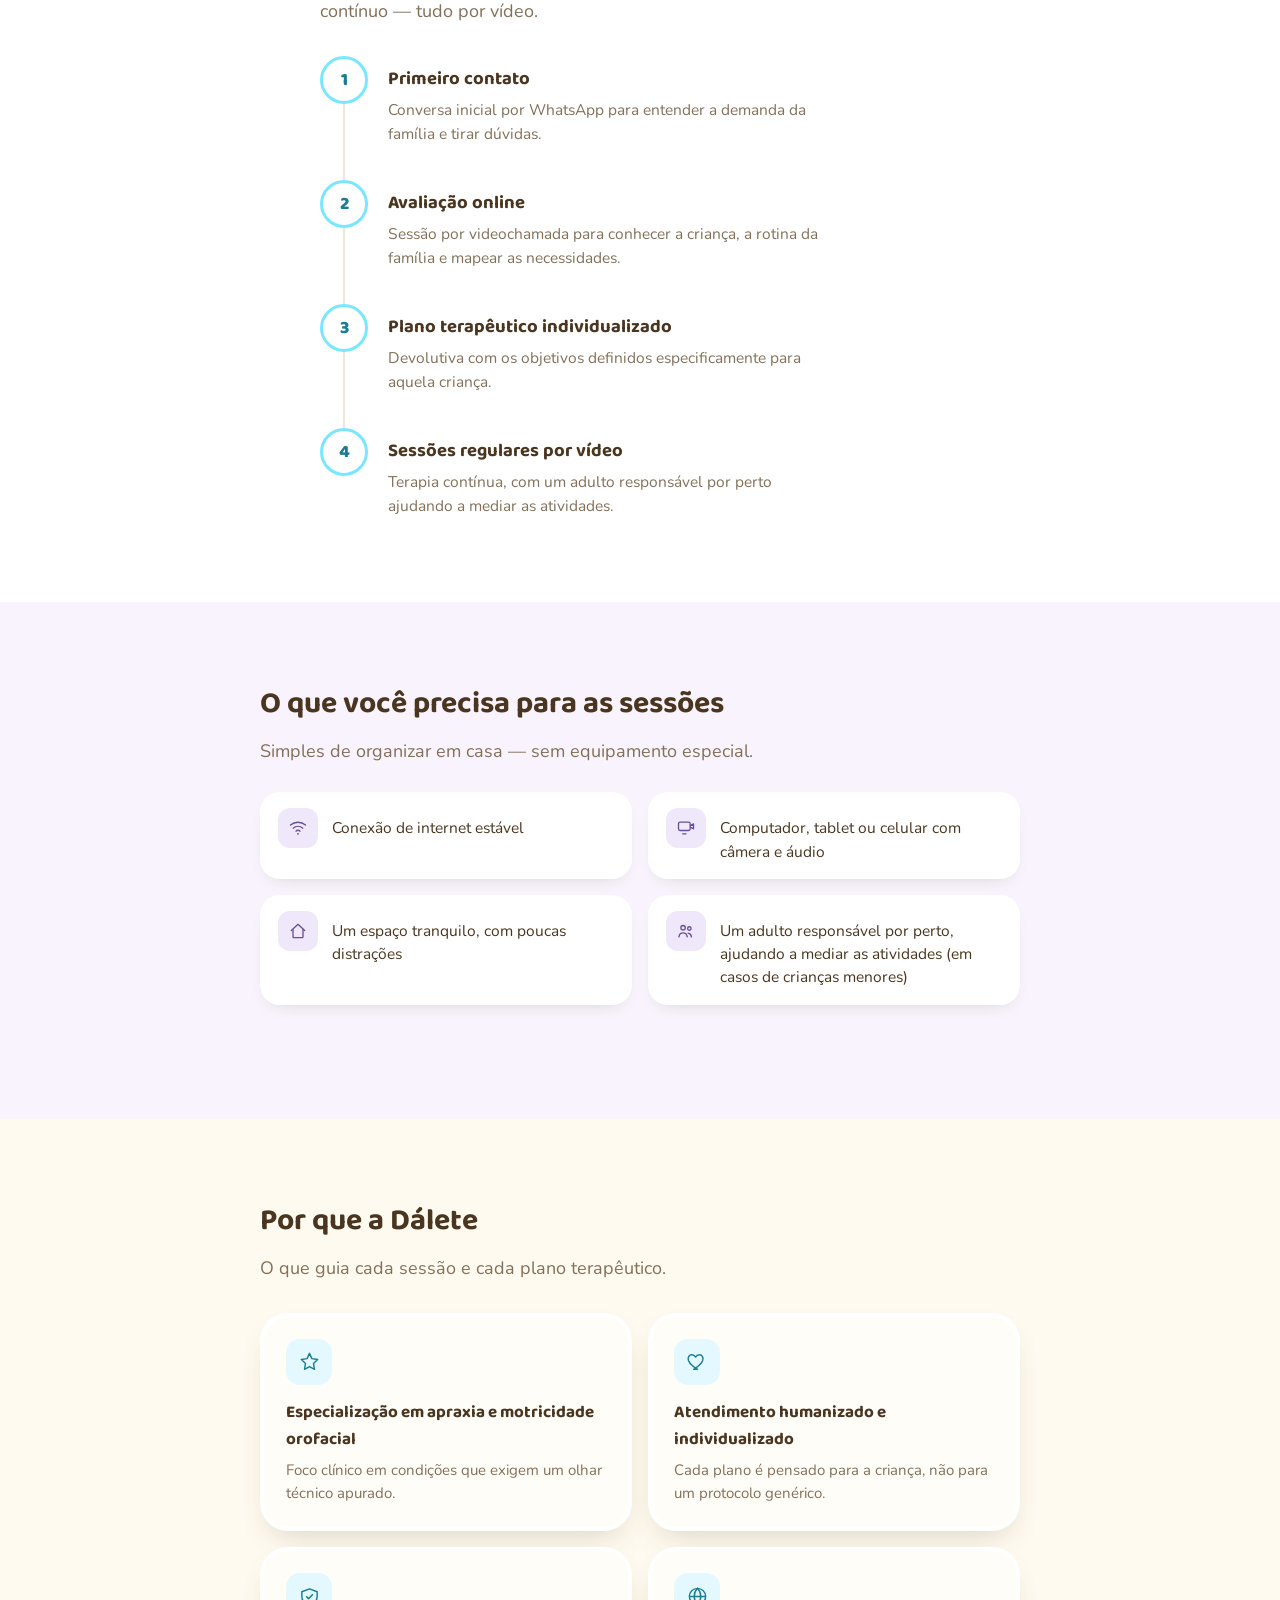
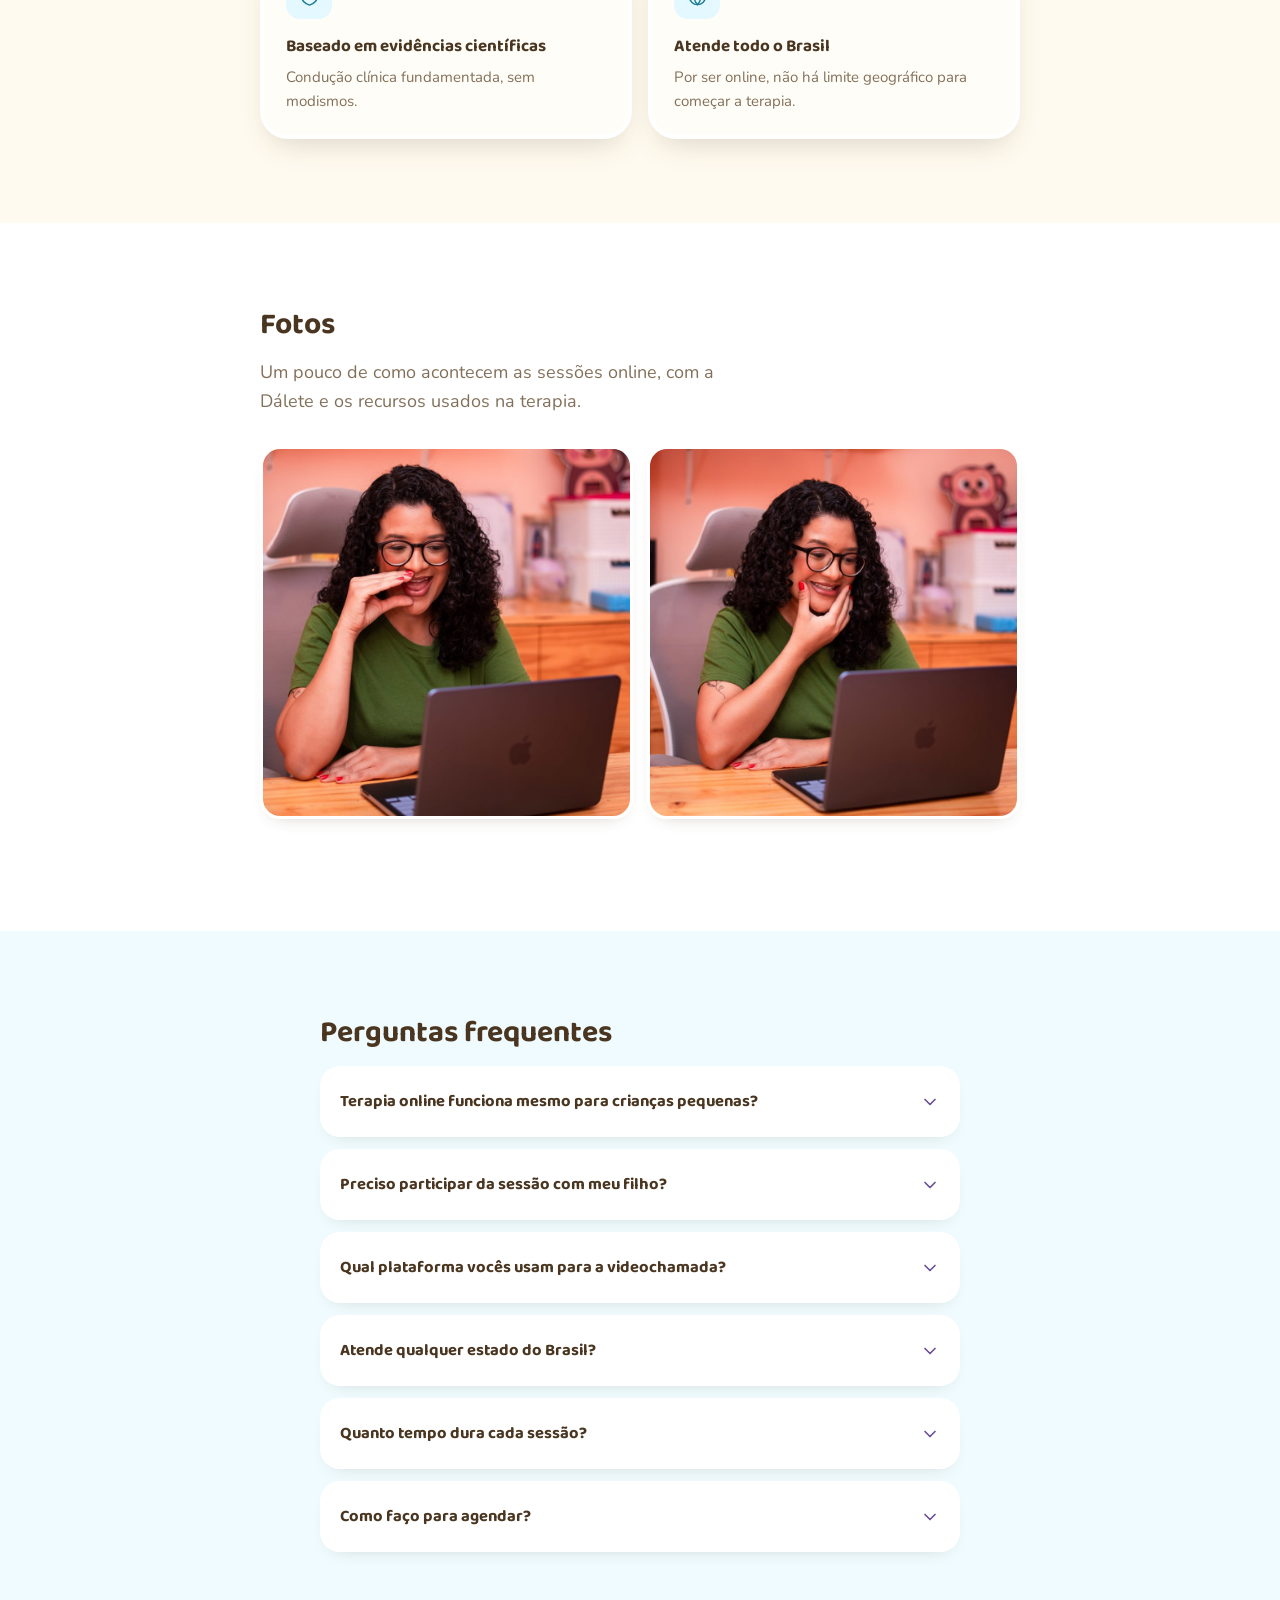
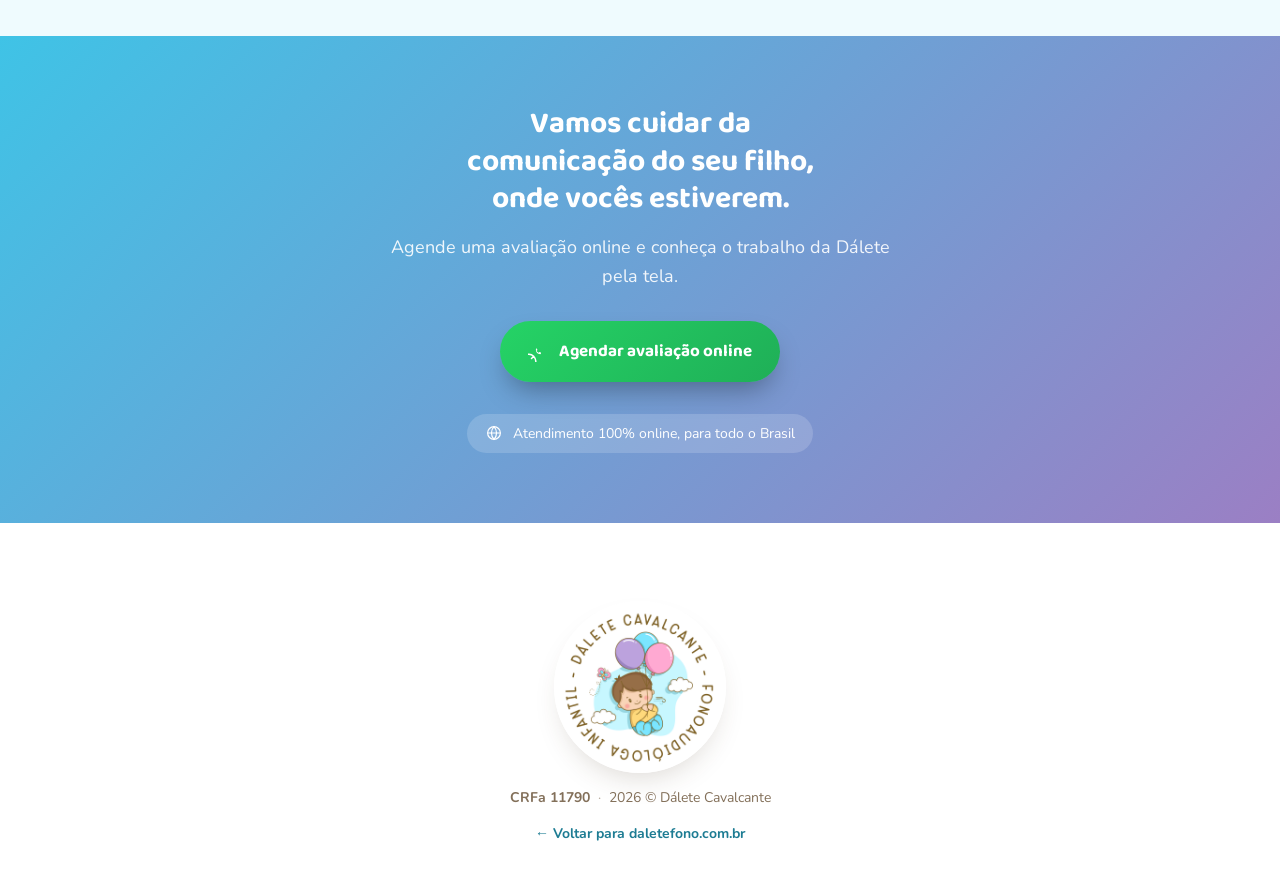
<file: atendimentovirtual/index.html>
<!DOCTYPE html>
<html lang="pt-BR">
<head>
<meta charset="UTF-8">
<meta name="viewport" content="width=device-width, initial-scale=1.0">
<title>Atendimento Online | Dálete Cavalcante — Fonoaudióloga Infantojuvenil</title>
<meta name="description" content="Terapia fonoaudiológica por videochamada, para crianças e adolescentes em qualquer lugar do Brasil. Apraxia de fala, linguagem e motricidade orofacial — atendimento humanizado e individualizado.">
<meta name="theme-color" content="#7BE6FF">

<meta property="og:type" content="website">
<meta property="og:title" content="Atendimento Online | Dálete Cavalcante">
<meta property="og:description" content="Terapia fonoaudiológica por videochamada — atendimento humanizado e individualizado, em qualquer lugar do Brasil.">
<meta property="og:image" content="https://daletefono.com.br/assets/img/logo-principal.png">
<meta property="og:url" content="https://daletefono.com.br/atendimentovirtual/">
<meta property="og:locale" content="pt_BR">

<link rel="icon" type="image/png" sizes="32x32" href="../assets/img/favicon-32.png">
<link rel="apple-touch-icon" sizes="180x180" href="../assets/img/favicon-180.png">

<link rel="preconnect" href="https://fonts.googleapis.com">
<link rel="preconnect" href="https://fonts.gstatic.com" crossorigin>
<link href="https://fonts.googleapis.com/css2?family=Baloo+2:wght@600;700;800&family=Nunito:wght@400;600;700;800&family=Caveat:wght@600&display=swap" rel="stylesheet">

<link rel="stylesheet" href="../assets/css/style.css">
</head>
<body class="theme-blue">

<!-- Ambient decorative background, same treatment as the other pages -->
<div class="ambient" aria-hidden="true">
  <div class="blob blob--blue"></div>
  <div class="blob blob--pink"></div>
  <div class="dot" style="width:10px;height:10px;top:12%;left:8%;background:var(--purple);"></div>
  <div class="dot" style="width:12px;height:12px;top:18%;right:10%;background:var(--blue);"></div>
</div>

<header class="lp-topbar">
  <a class="lp-topbar__home" href="../">
    <svg viewBox="0 0 24 24" fill="none" xmlns="http://www.w3.org/2000/svg" aria-hidden="true">
      <path d="M14 5l-7 7 7 7" stroke="currentColor" stroke-width="2" stroke-linecap="round" stroke-linejoin="round"/>
    </svg>
    daletefono.com.br
  </a>
</header>

<main>

  <!-- ============ HERO ============ -->
  <section class="lp-hero">
    <div class="lp-inner">
      <div class="lp-hero__grid">
        <div>
          <span class="lp-eyebrow lp-eyebrow--blue">Atendimento Online</span>
          <h1 class="lp-h1">Terapia fonoaudiológica por videochamada, onde vocês estiverem.</h1>
          <p class="lp-sub">
            Sessões online individualizadas, com foco em apraxia de fala, alterações de
            linguagem, fala e motricidade orofacial — o mesmo cuidado de perto, à distância.
          </p>
          <div class="lp-actions">
            <a class="lp-btn lp-btn--primary" href="https://wa.me/5585991667838?text=Ol%C3%A1%21%20Vim%20pelo%20site%20e%20gostaria%20de%20agendar%20uma%20avalia%C3%A7%C3%A3o%20online." target="_blank" rel="noopener">
              <svg viewBox="0 0 24 24" fill="none" xmlns="http://www.w3.org/2000/svg" aria-hidden="true">
                <path d="M6.5 17.5 4 20l2.6-2.4A8 8 0 1 1 6.5 17.5Z" stroke="currentColor" stroke-width="1.7" stroke-linejoin="round"/>
                <path d="M9 10c0 3 2 5 5 5 .5 0 .9-.6.9-1.2l-.2-.6-1.6-.7-.9 1c-1-.5-1.9-1.4-2.4-2.4l1-.9-.7-1.6-.6-.2C9.6 9.1 9 9.5 9 10Z" fill="currentColor"/>
              </svg>
              Agendar avaliação
            </a>
            <a class="lp-btn lp-btn--ghost" href="#como-funciona">Como funciona</a>
          </div>
        </div>

        <div class="lp-hero__photo">
          <img src="../assets/img/foto-virtual-principal.jpg" alt="Dálete Cavalcante olhando para o notebook durante uma sessão online.">
        </div>
      </div>
    </div>
  </section>

  <!-- ============ PARA QUEM É ============ -->
  <section class="lp-section lp-section--tint-blue">
    <div class="lp-inner">
      <h2 class="lp-h2">Você reconhece algum desses sinais no seu filho?</h2>
      <p class="lp-sub" style="margin-bottom:26px;">
        Mesmo à distância, dá para identificar e cuidar desses sinais com acompanhamento especializado.
      </p>

      <ul class="lp-signs">
        <li class="lp-sign">
          <span class="lp-sign__icon">
            <svg viewBox="0 0 24 24" fill="none" xmlns="http://www.w3.org/2000/svg" aria-hidden="true">
              <path d="M8 5c-2.8 1.6-4.5 4.3-4.5 7.3C3.5 16.5 6.7 20 10.5 20c2 0 3.5-1.4 3.5-3.2 0-1.6-1.1-2.6-2.5-2.6-1 0-1.7.6-1.7 1.5" stroke="currentColor" stroke-width="1.6" stroke-linecap="round" stroke-linejoin="round"/>
              <path d="M8 5a5.5 5.5 0 0 1 8 5c0 1.6-.6 2.4-1.3 3.3" stroke="currentColor" stroke-width="1.6" stroke-linecap="round"/>
            </svg>
          </span>
          <p>Demora para começar a falar as primeiras palavras</p>
        </li>
        <li class="lp-sign">
          <span class="lp-sign__icon">
            <svg viewBox="0 0 24 24" fill="none" xmlns="http://www.w3.org/2000/svg" aria-hidden="true">
              <path d="M4 12a8 8 0 1 1 8 8" stroke="currentColor" stroke-width="1.6" stroke-linecap="round"/>
              <path d="M4 12v3.5" stroke="currentColor" stroke-width="1.6" stroke-linecap="round"/>
              <circle cx="12" cy="12" r="2.6" stroke="currentColor" stroke-width="1.6"/>
            </svg>
          </span>
          <p>Dificuldade para ser compreendido por familiares e amigos</p>
        </li>
        <li class="lp-sign">
          <span class="lp-sign__icon">
            <svg viewBox="0 0 24 24" fill="none" xmlns="http://www.w3.org/2000/svg" aria-hidden="true">
              <path d="M17 4 20 7l-3 3" stroke="currentColor" stroke-width="1.6" stroke-linecap="round" stroke-linejoin="round"/>
              <path d="M4 8h5.5c1.5 0 2-1 3.5-1H20" stroke="currentColor" stroke-width="1.6" stroke-linecap="round"/>
              <path d="M7 20 4 17l3-3" stroke="currentColor" stroke-width="1.6" stroke-linecap="round" stroke-linejoin="round"/>
              <path d="M20 16h-5.5c-1.5 0-2 1-3.5 1H4" stroke="currentColor" stroke-width="1.6" stroke-linecap="round"/>
            </svg>
          </span>
          <p>Troca, omissão ou substituição de sons na fala</p>
        </li>
        <li class="lp-sign">
          <span class="lp-sign__icon">
            <svg viewBox="0 0 24 24" fill="none" xmlns="http://www.w3.org/2000/svg" aria-hidden="true">
              <path d="M4 13c0-4 2.5-7 8-7s8 3 8 7-3 6-8 6-8-2-8-6Z" stroke="currentColor" stroke-width="1.6" stroke-linejoin="round"/>
              <path d="M8.5 13.5c1 1 6 1 7 0" stroke="currentColor" stroke-width="1.6" stroke-linecap="round"/>
            </svg>
          </span>
          <p>Dificuldades para mastigar, engolir ou respirar pela boca</p>
        </li>
        <li class="lp-sign">
          <span class="lp-sign__icon">
            <svg viewBox="0 0 24 24" fill="none" xmlns="http://www.w3.org/2000/svg" aria-hidden="true">
              <path d="M7 5c-2.5 0-4 2.2-4 5.5S4.7 16 7 16" stroke="currentColor" stroke-width="1.6" stroke-linecap="round"/>
              <path d="M17 5c2.5 0 4 2.2 4 5.5S19.3 16 17 16" stroke="currentColor" stroke-width="1.6" stroke-linecap="round"/>
              <path d="M8 10.5h8M8 13h5" stroke="currentColor" stroke-width="1.6" stroke-linecap="round"/>
            </svg>
          </span>
          <p>Inconsistência ao tentar repetir a mesma palavra (possível sinal de apraxia)</p>
        </li>
        <li class="lp-sign">
          <span class="lp-sign__icon">
            <svg viewBox="0 0 24 24" fill="none" xmlns="http://www.w3.org/2000/svg" aria-hidden="true">
              <path d="M4 5.5c2-1 5-1 8 0 3-1 6-1 8 0v13c-2-1-5-1-8 0-3-1-6-1-8 0v-13Z" stroke="currentColor" stroke-width="1.6" stroke-linejoin="round"/>
              <path d="M12 5.5v13" stroke="currentColor" stroke-width="1.6"/>
            </svg>
          </span>
          <p>Vocabulário reduzido ou dificuldade para organizar frases</p>
        </li>
      </ul>

      <p class="lp-note">Se alguma dessas situações é familiar, <strong>vale conversar.</strong></p>
      <a class="lp-btn lp-btn--primary" href="https://wa.me/5585991667838?text=Ol%C3%A1%21%20Vim%20pelo%20site%20e%20gostaria%20de%20agendar%20uma%20avalia%C3%A7%C3%A3o%20online." target="_blank" rel="noopener">
        <svg viewBox="0 0 24 24" fill="none" xmlns="http://www.w3.org/2000/svg" aria-hidden="true">
          <path d="M6.5 17.5 4 20l2.6-2.4A8 8 0 1 1 6.5 17.5Z" stroke="currentColor" stroke-width="1.7" stroke-linejoin="round"/>
          <path d="M9 10c0 3 2 5 5 5 .5 0 .9-.6.9-1.2l-.2-.6-1.6-.7-.9 1c-1-.5-1.9-1.4-2.4-2.4l1-.9-.7-1.6-.6-.2C9.6 9.1 9 9.5 9 10Z" fill="currentColor"/>
        </svg>
        Fale com a Dálete
      </a>
    </div>
  </section>

  <!-- ============ COMO FUNCIONA ============ -->
  <section class="lp-section" id="como-funciona">
    <div class="lp-inner lp-inner--narrow">
      <h2 class="lp-h2">Como funciona o atendimento</h2>
      <p class="lp-sub">Um caminho claro, do primeiro contato ao acompanhamento contínuo — tudo por vídeo.</p>

      <ol class="lp-steps">
        <li class="lp-step">
          <span class="lp-step__num" aria-hidden="true"></span>
          <div>
            <p class="lp-step__title">Primeiro contato</p>
            <p class="lp-step__text">Conversa inicial por WhatsApp para entender a demanda da família e tirar dúvidas.</p>
          </div>
        </li>
        <li class="lp-step">
          <span class="lp-step__num" aria-hidden="true"></span>
          <div>
            <p class="lp-step__title">Avaliação online</p>
            <p class="lp-step__text">Sessão por videochamada para conhecer a criança, a rotina da família e mapear as necessidades.</p>
          </div>
        </li>
        <li class="lp-step">
          <span class="lp-step__num" aria-hidden="true"></span>
          <div>
            <p class="lp-step__title">Plano terapêutico individualizado</p>
            <p class="lp-step__text">Devolutiva com os objetivos definidos especificamente para aquela criança.</p>
          </div>
        </li>
        <li class="lp-step">
          <span class="lp-step__num" aria-hidden="true"></span>
          <div>
            <p class="lp-step__title">Sessões regulares por vídeo</p>
            <p class="lp-step__text">Terapia contínua, com um adulto responsável por perto ajudando a mediar as atividades.</p>
          </div>
        </li>
      </ol>
    </div>
  </section>

  <!-- ============ O QUE VOCÊ PRECISA ============ -->
  <section class="lp-section lp-section--tint-purple">
    <div class="lp-inner">
      <h2 class="lp-h2">O que você precisa para as sessões</h2>
      <p class="lp-sub" style="margin-bottom:26px;">Simples de organizar em casa — sem equipamento especial.</p>

      <ul class="lp-signs">
        <li class="lp-sign">
          <span class="lp-sign__icon">
            <svg viewBox="0 0 24 24" fill="none" xmlns="http://www.w3.org/2000/svg" aria-hidden="true">
              <path d="M3 8.5c5-4.5 13-4.5 18 0" stroke="currentColor" stroke-width="1.6" stroke-linecap="round"/>
              <path d="M6.2 12.2c3.4-3 8.2-3 11.6 0" stroke="currentColor" stroke-width="1.6" stroke-linecap="round"/>
              <path d="M9.5 15.8c1.6-1.4 3.4-1.4 5 0" stroke="currentColor" stroke-width="1.6" stroke-linecap="round"/>
              <circle cx="12" cy="19" r="1.1" fill="currentColor"/>
            </svg>
          </span>
          <p>Conexão de internet estável</p>
        </li>
        <li class="lp-sign">
          <span class="lp-sign__icon">
            <svg viewBox="0 0 24 24" fill="none" xmlns="http://www.w3.org/2000/svg" aria-hidden="true">
              <rect x="3" y="5" width="14" height="10" rx="2" stroke="currentColor" stroke-width="1.6"/>
              <path d="M17 9.2 21 7v6l-4-2.2" stroke="currentColor" stroke-width="1.6" stroke-linejoin="round"/>
              <path d="M8 19h4" stroke="currentColor" stroke-width="1.6" stroke-linecap="round"/>
            </svg>
          </span>
          <p>Computador, tablet ou celular com câmera e áudio</p>
        </li>
        <li class="lp-sign">
          <span class="lp-sign__icon">
            <svg viewBox="0 0 24 24" fill="none" xmlns="http://www.w3.org/2000/svg" aria-hidden="true">
              <path d="M4 11.5 12 4l8 7.5" stroke="currentColor" stroke-width="1.6" stroke-linecap="round" stroke-linejoin="round"/>
              <path d="M6 10v9a1 1 0 0 0 1 1h10a1 1 0 0 0 1-1v-9" stroke="currentColor" stroke-width="1.6" stroke-linecap="round" stroke-linejoin="round"/>
            </svg>
          </span>
          <p>Um espaço tranquilo, com poucas distrações</p>
        </li>
        <li class="lp-sign">
          <span class="lp-sign__icon">
            <svg viewBox="0 0 24 24" fill="none" xmlns="http://www.w3.org/2000/svg" aria-hidden="true">
              <circle cx="8.5" cy="8" r="2.6" stroke="currentColor" stroke-width="1.6"/>
              <circle cx="16" cy="9" r="2.1" stroke="currentColor" stroke-width="1.6"/>
              <path d="M3.5 19c.5-3 2.4-4.7 5-4.7s4.5 1.7 5 4.7" stroke="currentColor" stroke-width="1.6" stroke-linecap="round"/>
              <path d="M14.5 14.6c2.2.2 3.7 1.8 4 4.4" stroke="currentColor" stroke-width="1.6" stroke-linecap="round"/>
            </svg>
          </span>
          <p>Um adulto responsável por perto, ajudando a mediar as atividades (em casos de crianças menores)</p>
        </li>
      </ul>
    </div>
  </section>

  <!-- ============ POR QUE A DÁLETE ============ -->
  <section class="lp-section lp-section--tint-cream">
    <div class="lp-inner">
      <h2 class="lp-h2">Por que a Dálete</h2>
      <p class="lp-sub">O que guia cada sessão e cada plano terapêutico.</p>

      <div class="lp-diff-grid">
        <div class="sticker lp-diff-card">
          <span class="lp-diff-card__icon">
            <svg viewBox="0 0 24 24" fill="none" xmlns="http://www.w3.org/2000/svg" aria-hidden="true">
              <path d="M12 3.5 14.5 9l6 .9-4.3 4.2 1 6-5.2-2.8-5.2 2.8 1-6L3.5 9.9l6-.9L12 3.5Z" stroke="currentColor" stroke-width="1.5" stroke-linejoin="round"/>
            </svg>
          </span>
          <p class="lp-diff-card__title">Especialização em apraxia e motricidade orofacial</p>
          <p class="lp-diff-card__text">Foco clínico em condições que exigem um olhar técnico apurado.</p>
        </div>

        <div class="sticker lp-diff-card">
          <span class="lp-diff-card__icon">
            <svg viewBox="0 0 24 24" fill="none" xmlns="http://www.w3.org/2000/svg" aria-hidden="true">
              <path d="M12 20.2s-7.5-4.5-9.3-9C1.6 8 3 5 6 5c1.9 0 3.3 1.1 4 2.4.7-1.3 2.1-2.4 4-2.4 3 0 4.4 3 3.3 6.2-1.8 4.5-9.3 9-9.3 9Z" stroke="currentColor" stroke-width="1.5" stroke-linejoin="round"/>
            </svg>
          </span>
          <p class="lp-diff-card__title">Atendimento humanizado e individualizado</p>
          <p class="lp-diff-card__text">Cada plano é pensado para a criança, não para um protocolo genérico.</p>
        </div>

        <div class="sticker lp-diff-card">
          <span class="lp-diff-card__icon">
            <svg viewBox="0 0 24 24" fill="none" xmlns="http://www.w3.org/2000/svg" aria-hidden="true">
              <path d="M12 4 4 7v5c0 4.5 3.2 7.5 8 9 4.8-1.5 8-4.5 8-9V7l-8-3Z" stroke="currentColor" stroke-width="1.5" stroke-linejoin="round"/>
              <path d="M9 12.3l2 2 4-4.2" stroke="currentColor" stroke-width="1.6" stroke-linecap="round" stroke-linejoin="round"/>
            </svg>
          </span>
          <p class="lp-diff-card__title">Baseado em evidências científicas</p>
          <p class="lp-diff-card__text">Condução clínica fundamentada, sem modismos.</p>
        </div>

        <div class="sticker lp-diff-card">
          <span class="lp-diff-card__icon">
            <svg viewBox="0 0 24 24" fill="none" xmlns="http://www.w3.org/2000/svg" aria-hidden="true">
              <circle cx="12" cy="12" r="8.5" stroke="currentColor" stroke-width="1.5"/>
              <path d="M3.5 12h17M12 3.5c2.2 2.3 3.4 5.4 3.4 8.5s-1.2 6.2-3.4 8.5c-2.2-2.3-3.4-5.4-3.4-8.5S9.8 5.8 12 3.5Z" stroke="currentColor" stroke-width="1.5"/>
            </svg>
          </span>
          <p class="lp-diff-card__title">Atende todo o Brasil</p>
          <p class="lp-diff-card__text">Por ser online, não há limite geográfico para começar a terapia.</p>
        </div>
      </div>
    </div>
  </section>

  <!-- ============ FOTOS ============ -->
  <section class="lp-section">
    <div class="lp-inner">
      <h2 class="lp-h2">Fotos</h2>
      <p class="lp-sub">Um pouco de como acontecem as sessões online, com a Dálete e os recursos usados na terapia.</p>

      <div class="lp-gallery">
        <div class="lp-gallery__item">
          <img src="../assets/img/foto-virtual-1.jpg" alt="Dálete Cavalcante demonstrando um exercício terapêutico no notebook.">
        </div>
        <div class="lp-gallery__item">
          <img src="../assets/img/foto-virtual-2.jpg" alt="Dálete Cavalcante conduzindo um exercício terapêutico por videochamada.">
        </div>
      </div>
    </div>
  </section>

  <!-- ============ FAQ ============ -->
  <section class="lp-section lp-section--tint-blue">
    <div class="lp-inner lp-inner--narrow">
      <h2 class="lp-h2">Perguntas frequentes</h2>

      <div class="lp-faq">
        <details>
          <summary>Terapia online funciona mesmo para crianças pequenas?
            <svg class="chev" viewBox="0 0 24 24" fill="none" xmlns="http://www.w3.org/2000/svg" aria-hidden="true"><path d="M6 9l6 6 6-6" stroke="currentColor" stroke-width="2" stroke-linecap="round" stroke-linejoin="round"/></svg>
          </summary>
          <p class="lp-faq__answer">Sim. Com metodologia adaptada e a participação de um adulto responsável mediando as atividades, a terapia online é eficaz também para o público infantil.</p>
        </details>
        <details>
          <summary>Preciso participar da sessão com meu filho?
            <svg class="chev" viewBox="0 0 24 24" fill="none" xmlns="http://www.w3.org/2000/svg" aria-hidden="true"><path d="M6 9l6 6 6-6" stroke="currentColor" stroke-width="2" stroke-linecap="round" stroke-linejoin="round"/></svg>
          </summary>
          <p class="lp-faq__answer">Sim, principalmente com crianças menores — sua participação ajuda a mediar as atividades propostas durante a sessão.</p>
        </details>
        <details>
          <summary>Qual plataforma vocês usam para a videochamada?
            <svg class="chev" viewBox="0 0 24 24" fill="none" xmlns="http://www.w3.org/2000/svg" aria-hidden="true"><path d="M6 9l6 6 6-6" stroke="currentColor" stroke-width="2" stroke-linecap="round" stroke-linejoin="round"/></svg>
          </summary>
          <p class="lp-faq__answer">Utilizamos o Google Meet.</p>
        </details>
        <details>
          <summary>Atende qualquer estado do Brasil?
            <svg class="chev" viewBox="0 0 24 24" fill="none" xmlns="http://www.w3.org/2000/svg" aria-hidden="true"><path d="M6 9l6 6 6-6" stroke="currentColor" stroke-width="2" stroke-linecap="round" stroke-linejoin="round"/></svg>
          </summary>
          <p class="lp-faq__answer">Sim! Por ser 100% online, não há limite geográfico — você pode estar em qualquer lugar do Brasil.</p>
        </details>
        <details>
          <summary>Quanto tempo dura cada sessão?
            <svg class="chev" viewBox="0 0 24 24" fill="none" xmlns="http://www.w3.org/2000/svg" aria-hidden="true"><path d="M6 9l6 6 6-6" stroke="currentColor" stroke-width="2" stroke-linecap="round" stroke-linejoin="round"/></svg>
          </summary>
          <p class="lp-faq__answer">45 a 50 minutos, podendo ser ajustado.</p>
        </details>
        <details>
          <summary>Como faço para agendar?
            <svg class="chev" viewBox="0 0 24 24" fill="none" xmlns="http://www.w3.org/2000/svg" aria-hidden="true"><path d="M6 9l6 6 6-6" stroke="currentColor" stroke-width="2" stroke-linecap="round" stroke-linejoin="round"/></svg>
          </summary>
          <p class="lp-faq__answer">É só chamar no WhatsApp — a gente confirma o melhor horário com você.</p>
        </details>
      </div>
    </div>
  </section>

  <!-- ============ CTA FINAL ============ -->
  <section class="lp-final" style="background: linear-gradient(135deg, var(--blue-deep), var(--purple-deep));">
    <h2 class="lp-h2">Vamos cuidar da comunicação do seu filho, onde vocês estiverem.</h2>
    <p class="lp-sub">Agende uma avaliação online e conheça o trabalho da Dálete pela tela.</p>
    <div class="lp-actions">
      <a class="lp-btn lp-btn--primary" href="https://wa.me/5585991667838?text=Ol%C3%A1%21%20Vim%20pelo%20site%20e%20gostaria%20de%20agendar%20uma%20avalia%C3%A7%C3%A3o%20online." target="_blank" rel="noopener">
        <svg viewBox="0 0 24 24" fill="none" xmlns="http://www.w3.org/2000/svg" aria-hidden="true">
          <path d="M6.5 17.5 4 20l2.6-2.4A8 8 0 1 1 6.5 17.5Z" stroke="currentColor" stroke-width="1.7" stroke-linejoin="round"/>
          <path d="M9 10c0 3 2 5 5 5 .5 0 .9-.6.9-1.2l-.2-.6-1.6-.7-.9 1c-1-.5-1.9-1.4-2.4-2.4l1-.9-.7-1.6-.6-.2C9.6 9.1 9 9.5 9 10Z" fill="currentColor"/>
        </svg>
        Agendar avaliação online
      </a>
    </div>
    <div class="lp-map-note">
      <svg viewBox="0 0 24 24" fill="none" xmlns="http://www.w3.org/2000/svg" aria-hidden="true">
        <circle cx="12" cy="12" r="8.5" stroke="currentColor" stroke-width="1.6"/>
        <path d="M3.5 12h17M12 3.5c2.2 2.3 3.4 5.4 3.4 8.5s-1.2 6.2-3.4 8.5c-2.2-2.3-3.4-5.4-3.4-8.5S9.8 5.8 12 3.5Z" stroke="currentColor" stroke-width="1.6"/>
      </svg>
      Atendimento 100% online, para todo o Brasil
    </div>
  </section>

  <!-- ============ FOOTER ============ -->
  <footer class="site-footer" style="padding: 40px 20px;">
    <img src="../assets/img/sublogo.png" alt="Selo Dálete Cavalcante — Fonoaudióloga Infantil">
    <p>
      <span class="crfa">CRFa 11790</span>
      <span class="dot-sep">·</span>
      <span id="ano">2026</span> © Dálete Cavalcante
    </p>
    <p><a href="../" style="color:var(--blue-ink); font-weight:700;">← Voltar para daletefono.com.br</a></p>
  </footer>

</main>

<!-- Sticky mobile CTA -->
<div class="lp-sticky-cta">
  <a class="lp-btn lp-btn--primary" href="https://wa.me/5585991667838?text=Ol%C3%A1%21%20Vim%20pelo%20site%20e%20gostaria%20de%20agendar%20uma%20avalia%C3%A7%C3%A3o%20online." target="_blank" rel="noopener">
    <svg viewBox="0 0 24 24" fill="none" xmlns="http://www.w3.org/2000/svg" aria-hidden="true">
      <path d="M6.5 17.5 4 20l2.6-2.4A8 8 0 1 1 6.5 17.5Z" stroke="currentColor" stroke-width="1.7" stroke-linejoin="round"/>
      <path d="M9 10c0 3 2 5 5 5 .5 0 .9-.6.9-1.2l-.2-.6-1.6-.7-.9 1c-1-.5-1.9-1.4-2.4-2.4l1-.9-.7-1.6-.6-.2C9.6 9.1 9 9.5 9 10Z" fill="currentColor"/>
    </svg>
    Agendar avaliação
  </a>
</div>

<script src="../assets/js/main.js"></script>
</body>
</html>
</file>
<file: assets/css/style.css>
/* =========================================================
   Dálete Cavalcante — Fonoaudióloga Infantojuvenil
   Site completo: cartão de visita + landing pages
   ========================================================= */

:root {
  /* Brand palette */
  --purple: #BCA2DD;
  --purple-deep: #9B7FC4;
  --purple-ink: #6B4F94;
  --blue: #7BE6FF;
  --blue-deep: #3FC3E6;
  --blue-ink: #1D7C93;
  --pink: #FFA9D2;
  --pink-deep: #F787B7;
  --pink-ink: #C15D8C;
  --yellow: #FFD97B;
  --yellow-deep: #F0BB4A;
  --yellow-ink: #8A6416;

  /* Neutrals derived from the brand's outline/caption color */
  --ink: #4A3620;
  --ink-soft: #83705A;
  --ink-faint: #9C8A70;
  --paper: #FFFFFF;
  --paper-warm: #FFFDF8;
  --line: #EFE6D6;

  --shadow-sticker: 0 14px 30px -12px rgba(74, 54, 32, 0.22);
  --shadow-sticker-hover: 0 20px 34px -10px rgba(74, 54, 32, 0.28);

  --radius-lg: 28px;
  --radius-md: 20px;
  --radius-pill: 999px;

  --font-display: "Baloo 2", "Segoe UI Rounded", sans-serif;
  --font-body: "Nunito", "Segoe UI", sans-serif;
  --font-script: "Caveat", cursive;
}

* { box-sizing: border-box; }

html {
  scroll-behavior: smooth;
}

body {
  margin: 0;
  font-family: var(--font-body);
  color: var(--ink);
  background: var(--paper);
  -webkit-font-smoothing: antialiased;
  overflow-x: hidden;
}

img { max-width: 100%; display: block; }

a { color: inherit; text-decoration: none; }

button { font-family: inherit; }

.visually-hidden {
  position: absolute;
  width: 1px; height: 1px;
  overflow: hidden;
  clip: rect(0 0 0 0);
  white-space: nowrap;
}

/* Visible keyboard focus */
a:focus-visible,
button:focus-visible {
  outline: 3px solid var(--purple-deep);
  outline-offset: 3px;
  border-radius: 12px;
}

/* =========================================================
   Ambient background — soft blobs, confetti dots, line-art
   clouds and a drifting butterfly, echoing the brand's own
   promotional artwork. Kept faint so the page reads as white.
   ========================================================= */

.ambient {
  position: fixed;
  inset: 0;
  z-index: 0;
  pointer-events: none;
  overflow: hidden;
}

.blob {
  position: absolute;
  border-radius: 50%;
  filter: blur(38px);
  opacity: 0.35;
}
.blob--purple { width: 340px; height: 340px; top: -120px; left: -110px; background: var(--purple); }
.blob--blue   { width: 300px; height: 300px; top: -90px; right: -100px; background: var(--blue); }
.blob--pink   { width: 320px; height: 320px; bottom: -130px; right: -110px; background: var(--pink); }
.blob--yellow { width: 260px; height: 260px; bottom: -90px; left: -90px; background: var(--yellow); }

.dot {
  position: absolute;
  border-radius: 50%;
  opacity: 0.55;
}

.cloud-deco {
  position: absolute;
  opacity: 0.5;
}

.butterfly-deco {
  position: absolute;
  width: 34px;
  animation: drift 7s ease-in-out infinite;
}

@keyframes drift {
  0%, 100% { transform: translate(0, 0) rotate(-4deg); }
  50% { transform: translate(6px, -10px) rotate(4deg); }
}

@media (prefers-reduced-motion: reduce) {
  .butterfly-deco { animation: none; }
  html { scroll-behavior: auto; }
  * { animation-duration: 0.001ms !important; animation-iteration-count: 1 !important; transition-duration: 0.001ms !important; }
}

/* =========================================================
   Layout shell
   ========================================================= */

.page {
  position: relative;
  z-index: 1;
  max-width: 460px;
  margin: 0 auto;
  padding: 40px 20px 28px;
  display: flex;
  flex-direction: column;
  align-items: center;
}

@media (min-width: 600px) {
  .page { max-width: 500px; padding-top: 56px; }
}

/* =========================================================
   Sticker component — the page's signature treatment:
   a thick paper border + soft warm shadow, echoing the
   brand's own die-cut badge logo variants.
   ========================================================= */

.sticker {
  background: var(--paper-warm);
  border: 4px solid var(--paper);
  border-radius: var(--radius-lg);
  box-shadow: var(--shadow-sticker);
}

/* Note: no load-time "fade/rise in" animation on purpose — any
   approach that hides content until an animation completes risks
   showing a blank page to a tool or bot that captures a single
   frame before the timeline finishes. Content is simply present.
   Motion is reserved for direct interaction (button hover/focus,
   photo hover-swap below), which carries no such risk. */

/* =========================================================
   Header: hero illustration — shown whole, uncropped.
   Kept modest in size so it reads as a decorative flourish
   above the real content, not the main visual.
   ========================================================= */

.hero-illustration {
  width: 150px;
  margin-bottom: 4px;
  filter: drop-shadow(0 10px 16px rgba(74, 54, 32, 0.14));
}
.hero-illustration img {
  width: 100%;
  height: auto;
}

@media (min-width: 600px) {
  .hero-illustration { width: 168px; }
}

/* =========================================================
   Profile photo — square (1:1), with a hover-swap gallery.
   Default state (and touch devices, which have no hover)
   always shows the first image; the swap is a pure-CSS
   enhancement that only ever runs on top of that safe default.
   ========================================================= */

.photo-frame {
  width: 220px;
  height: 220px;
  border-radius: 40px;
  margin-bottom: 22px;
  position: relative;
  overflow: hidden;
  border: 4px solid var(--paper);
  box-shadow: var(--shadow-sticker);
}
.photo-frame img {
  width: 100%;
  height: 100%;
  object-fit: cover;
  aspect-ratio: 1 / 1;
}

/* Hover-swap gallery: up to 3 stacked photos. Image 1 is the
   default/static/no-JS/touch state. On hover (pointer devices
   only), the three cycle in sequence for as long as the pointer
   stays over the frame. */
.photo-swap { position: relative; }
.photo-swap img {
  position: absolute;
  inset: 0;
  opacity: 0;
  transition: opacity .4s ease;
}
.photo-swap img:first-child { position: relative; opacity: 1; }

@media (hover: hover) {
  @keyframes photoSwapShow1 { 0%, 33.32% { opacity: 1; } 33.33%, 100% { opacity: 0; } }
  @keyframes photoSwapShow2 { 0%, 33.32% { opacity: 0; } 33.33%, 66.65% { opacity: 1; } 66.66%, 100% { opacity: 0; } }
  @keyframes photoSwapShow3 { 0%, 66.65% { opacity: 0; } 66.66%, 100% { opacity: 1; } }

  .photo-swap:hover img:nth-child(1) { animation: photoSwapShow1 4.5s steps(1, end) infinite; }
  .photo-swap:hover img:nth-child(2) { animation: photoSwapShow2 4.5s steps(1, end) infinite; }
  .photo-swap:hover img:nth-child(3) { animation: photoSwapShow3 4.5s steps(1, end) infinite; }
}

@media (prefers-reduced-motion: reduce) {
  .photo-swap:hover img { animation: none !important; }
  .photo-swap:hover img:first-child { opacity: 1; }
  .photo-swap:hover img:not(:first-child) { opacity: 0; }
}

/* =========================================================
   Identity block
   ========================================================= */

.name {
  font-family: var(--font-display);
  font-weight: 700;
  font-size: clamp(30px, 7vw, 38px);
  margin: 0;
  text-align: center;
  color: var(--ink);
}

.role {
  font-family: var(--font-body);
  font-weight: 700;
  font-size: 16px;
  letter-spacing: .05em;
  text-transform: uppercase;
  color: var(--purple-ink);
  text-align: center;
  margin: 6px 0 18px;
}

.tagline {
  font-family: var(--font-body);
  font-weight: 600;
  font-size: 19px;
  line-height: 1.5;
  text-align: center;
  color: var(--ink-soft);
  max-width: 340px;
  margin: 0 0 16px;
}

.bio {
  font-size: 17px;
  line-height: 1.65;
  text-align: center;
  color: var(--ink-soft);
  max-width: 350px;
  margin: 0 0 32px;
}
.bio strong { color: var(--ink); font-weight: 700; }

/* =========================================================
   Handwritten eyebrow accent (used once, restrained)
   ========================================================= */

.eyebrow-script {
  font-family: var(--font-script);
  font-size: 22px;
  color: var(--pink-ink);
  transform: rotate(-2deg);
  margin: 0 0 6px;
  text-align: center;
}

/* =========================================================
   CTA sticker cards
   ========================================================= */

.paths {
  width: 100%;
  display: flex;
  flex-direction: column;
  gap: 14px;
  margin-bottom: 30px;
}

.path-card {
  display: flex;
  align-items: center;
  gap: 16px;
  padding: 22px 22px;
  text-align: left;
  transition: transform .22s ease, box-shadow .22s ease;
  cursor: pointer;
}
.path-card:hover,
.path-card:focus-visible {
  transform: translateY(-3px) rotate(-0.4deg);
  box-shadow: var(--shadow-sticker-hover);
}
.path-card:active { transform: translateY(-1px) rotate(0deg); }

.path-card__icon {
  flex: none;
  width: 62px;
  height: 62px;
  border-radius: 18px;
  display: flex;
  align-items: center;
  justify-content: center;
}
.path-card__icon svg { width: 30px; height: 30px; }

.path-card--presencial .path-card__icon { background: #EFE7FA; color: var(--purple-ink); }
.path-card--online .path-card__icon { background: #E4F9FF; color: var(--blue-ink); }

.path-card__text { flex: 1 1 auto; min-width: 0; }

.path-card__title {
  display: block;
  font-family: var(--font-display);
  font-weight: 700;
  font-size: 20px;
  color: var(--ink);
  margin: 0 0 3px;
}

.path-card__subtitle {
  display: block;
  font-size: 15px;
  color: var(--ink-soft);
  margin: 0;
  line-height: 1.4;
}

.path-card__arrow {
  flex: none;
  width: 24px;
  height: 24px;
  color: var(--ink-faint);
  transition: transform .22s ease;
}
.path-card:hover .path-card__arrow { transform: translateX(3px); }

/* =========================================================
   Jogos card (link para o site de jogos)
   ========================================================= */

.games-card {
  width: 100%;
  display: flex;
  align-items: center;
  gap: 14px;
  padding: 14px 16px;
  margin-bottom: 28px;
  background: linear-gradient(135deg, #FFFCF4, #FFF7E4);
  text-align: left;
  cursor: pointer;
  transition: transform .22s ease, box-shadow .22s ease;
}
.games-card:hover,
.games-card:focus-visible {
  transform: translateY(-3px) rotate(-0.4deg);
  box-shadow: var(--shadow-sticker-hover);
}
.games-card:active { transform: translateY(-1px) rotate(0deg); }
.games-card:hover .path-card__arrow { transform: translateX(3px); }

.games-card__icon {
  flex: none;
  width: 46px;
  height: 46px;
  border-radius: 14px;
  background: #FFF1CC;
  color: var(--yellow-ink);
  display: flex;
  align-items: center;
  justify-content: center;
}
.games-card__icon svg { width: 22px; height: 22px; }

.games-card__text { flex: 1 1 auto; min-width: 0; }
.games-card__title {
  font-family: var(--font-display);
  font-weight: 700;
  font-size: 17px;
  margin: 0 0 3px;
  display: flex;
  align-items: center;
  gap: 8px;
  flex-wrap: wrap;
}
.games-card__subtitle { display: block; font-size: 14px; color: var(--ink-soft); margin: 0; line-height: 1.4; }

/* =========================================================
   Social row
   ========================================================= */

.social-row {
  width: 100%;
  display: flex;
  gap: 12px;
  margin-bottom: 8px;
}

.social-pill {
  flex: 1 1 0;
  display: flex;
  align-items: center;
  justify-content: center;
  gap: 8px;
  padding: 15px 10px;
  border-radius: var(--radius-pill);
  font-family: var(--font-display);
  font-weight: 600;
  font-size: 16px;
  transition: transform .2s ease, box-shadow .2s ease;
}
.social-pill svg { width: 21px; height: 21px; flex: none; }
.social-pill:hover, .social-pill:focus-visible { transform: translateY(-2px); box-shadow: var(--shadow-sticker-hover); }

.social-pill--instagram { background: linear-gradient(135deg, #FFE3F0, #FDE7D8); color: var(--pink-ink); border: 4px solid var(--paper); box-shadow: var(--shadow-sticker); }
.social-pill--whatsapp { background: linear-gradient(135deg, #E1FBEA, #D9F6E9); color: #1F8C55; border: 4px solid var(--paper); box-shadow: var(--shadow-sticker); }

/* =========================================================
   Footer
   ========================================================= */

.site-footer {
  margin-top: 38px;
  display: flex;
  flex-direction: column;
  align-items: center;
  gap: 14px;
}

.site-footer img {
  width: 172px;
  height: 172px;
  border-radius: 50%;
  box-shadow: var(--shadow-sticker);
  border: 4px solid var(--paper);
}

.site-footer p {
  font-size: 14px;
  color: var(--ink-soft);
  text-align: center;
  margin: 0;
  line-height: 1.6;
}

.site-footer .crfa {
  font-weight: 700;
  color: var(--ink-soft);
}

.dot-sep { opacity: .6; margin: 0 4px; }

/* =========================================================================
   LANDING PAGES (Atendimento Presencial / Atendimento Online)
   Namespaced with "lp-" to avoid clashing with the business-card
   home page classes above, which this file also serves.
   ========================================================================= */

.lp-topbar {
  position: relative;
  z-index: 2;
  width: 100%;
  max-width: 900px;
  margin: 0 auto;
  padding: 22px 20px 0;
  display: flex;
  align-items: center;
  justify-content: center;
}
.lp-topbar__home {
  display: inline-flex;
  align-items: center;
  gap: 8px;
  font-family: var(--font-display);
  font-weight: 600;
  font-size: 14px;
  color: var(--ink-soft);
  padding: 8px 16px;
  border-radius: var(--radius-pill);
  background: var(--paper);
  border: 2px solid var(--line);
  transition: border-color .2s ease, color .2s ease;
}
.lp-topbar__home:hover { border-color: var(--purple-deep); color: var(--purple-ink); }
.lp-topbar__home svg { width: 16px; height: 16px; }

.lp-section {
  position: relative;
  z-index: 1;
  padding: 56px 20px;
}
.lp-section--tint-purple { background: #F8F3FC; }
.lp-section--tint-blue   { background: #EFFBFE; }
.lp-section--tint-cream  { background: #FFFAEF; }

@media (min-width: 700px) {
  .lp-section { padding: 84px 32px; }
}

.lp-inner { max-width: 760px; margin: 0 auto; }
.lp-inner--narrow { max-width: 640px; }

.lp-eyebrow {
  display: inline-flex;
  align-items: center;
  font-family: var(--font-body);
  font-weight: 800;
  font-size: 12.5px;
  letter-spacing: .08em;
  text-transform: uppercase;
  color: var(--purple-ink);
  background: #EFE7FA;
  padding: 7px 16px;
  border-radius: var(--radius-pill);
  margin: 0 0 18px;
}
.lp-eyebrow--blue { color: var(--blue-ink); background: #E4F9FF; }

.lp-h1 {
  font-family: var(--font-display);
  font-weight: 800;
  font-size: clamp(30px, 5.4vw, 44px);
  line-height: 1.15;
  color: var(--ink);
  margin: 0 0 18px;
  max-width: 16ch;
}

.lp-h2 {
  font-family: var(--font-display);
  font-weight: 700;
  font-size: clamp(24px, 3.6vw, 30px);
  line-height: 1.25;
  color: var(--ink);
  margin: 0 0 14px;
}

.lp-sub {
  font-size: 18px;
  line-height: 1.6;
  color: var(--ink-soft);
  max-width: 46ch;
  margin: 0 0 30px;
}

.lp-hero {
  padding-top: 28px;
  text-align: left;
}
.lp-hero__grid {
  display: grid;
  gap: 40px;
  align-items: center;
}
@media (min-width: 860px) {
  .lp-hero__grid { grid-template-columns: 1.1fr 0.9fr; }
}

/* Hero photo — square (1:1), real photograph */
.lp-hero__photo {
  width: 100%;
  max-width: 420px;
  aspect-ratio: 1 / 1;
  border-radius: var(--radius-lg);
  border: 4px solid var(--paper);
  box-shadow: var(--shadow-sticker);
  overflow: hidden;
  margin: 0 auto;
}
.lp-hero__photo img {
  width: 100%;
  height: 100%;
  object-fit: cover;
}

/* Buttons */
.lp-btn {
  display: inline-flex;
  align-items: center;
  justify-content: center;
  gap: 10px;
  font-family: var(--font-display);
  font-weight: 700;
  font-size: 17px;
  padding: 17px 28px;
  border-radius: var(--radius-pill);
  transition: transform .2s ease, box-shadow .2s ease;
  border: none;
  cursor: pointer;
}
.lp-btn svg { width: 21px; height: 21px; flex: none; }
.lp-btn:hover, .lp-btn:focus-visible { transform: translateY(-2px); }

.lp-btn--primary {
  background: linear-gradient(135deg, #25D366, #1FAF57);
  color: #fff;
  box-shadow: 0 14px 28px -10px rgba(31, 175, 87, 0.55);
}
.lp-btn--primary:hover { box-shadow: 0 18px 32px -8px rgba(31, 175, 87, 0.6); }

.lp-btn--ghost {
  background: var(--paper);
  color: var(--purple-ink);
  border: 2px solid var(--purple);
}
.lp-btn--ghost:hover { background: #F5EFFC; }

.lp-actions {
  display: flex;
  flex-wrap: wrap;
  gap: 14px;
  margin-bottom: 6px;
}

/* Signs list ("para quem é") */
.lp-signs {
  list-style: none;
  margin: 0 0 30px;
  padding: 0;
  display: grid;
  gap: 14px;
}
@media (min-width: 640px) {
  .lp-signs { grid-template-columns: 1fr 1fr; gap: 16px; }
}
.lp-sign {
  display: flex;
  align-items: flex-start;
  gap: 14px;
  background: var(--paper);
  border-radius: var(--radius-md);
  padding: 16px 18px;
  box-shadow: 0 8px 18px -12px rgba(74,54,32,.25);
}
.lp-sign__icon {
  flex: none;
  width: 40px;
  height: 40px;
  border-radius: 12px;
  background: #EFE7FA;
  color: var(--purple-ink);
  display: flex;
  align-items: center;
  justify-content: center;
}
.lp-sign__icon svg { width: 20px; height: 20px; }
.lp-sign p {
  margin: 0;
  font-size: 15.5px;
  line-height: 1.5;
  color: var(--ink);
  padding-top: 8px;
}

.lp-note {
  font-size: 16px;
  color: var(--ink-soft);
  margin: 0 0 22px;
}
.lp-note strong { color: var(--ink); }

/* Steps ("como funciona") — numbered, because order is real here */
.lp-steps {
  list-style: none;
  margin: 0;
  padding: 0;
  counter-reset: step;
}
.lp-step {
  position: relative;
  display: flex;
  gap: 20px;
  padding-bottom: 34px;
}
.lp-step:last-child { padding-bottom: 0; }
.lp-step::before {
  content: "";
  position: absolute;
  left: 23px;
  top: 48px;
  bottom: 0;
  width: 2px;
  background: var(--line);
}
.lp-step:last-child::before { display: none; }

.lp-step__num {
  counter-increment: step;
  flex: none;
  width: 48px;
  height: 48px;
  border-radius: 50%;
  background: var(--paper);
  border: 3px solid var(--purple);
  color: var(--purple-ink);
  font-family: var(--font-display);
  font-weight: 800;
  font-size: 18px;
  display: flex;
  align-items: center;
  justify-content: center;
  z-index: 1;
}
.lp-step__num::before { content: counter(step); }

.lp-step__title {
  font-family: var(--font-display);
  font-weight: 700;
  font-size: 18.5px;
  color: var(--ink);
  margin: 8px 0 4px;
}
.lp-step__text {
  font-size: 15.5px;
  line-height: 1.55;
  color: var(--ink-soft);
  margin: 0;
  max-width: 48ch;
}

/* Differentials grid */
.lp-diff-grid {
  display: grid;
  gap: 16px;
  margin: 0;
}
@media (min-width: 640px) {
  .lp-diff-grid { grid-template-columns: 1fr 1fr; }
}
.lp-diff-card {
  padding: 22px;
}
.lp-diff-card__icon {
  width: 46px;
  height: 46px;
  border-radius: 14px;
  background: #E4F9FF;
  color: var(--blue-ink);
  display: flex;
  align-items: center;
  justify-content: center;
  margin-bottom: 14px;
}
.lp-diff-card__icon svg { width: 23px; height: 23px; }
.lp-diff-card__title {
  font-family: var(--font-display);
  font-weight: 700;
  font-size: 17px;
  color: var(--ink);
  margin: 0 0 6px;
}
.lp-diff-card__text {
  font-size: 15px;
  line-height: 1.55;
  color: var(--ink-soft);
  margin: 0;
}

/* Photo gallery ("Fotos") — real square photographs */
.lp-gallery {
  display: grid;
  grid-template-columns: 1fr 1fr;
  gap: 14px;
  margin-bottom: 28px;
}
.lp-gallery__item {
  aspect-ratio: 1 / 1;
  border-radius: var(--radius-md);
  border: 3px solid var(--paper);
  box-shadow: 0 8px 18px -12px rgba(74,54,32,.3);
  overflow: hidden;
}
.lp-gallery__item img {
  width: 100%;
  height: 100%;
  object-fit: cover;
  transition: transform .3s ease;
}
.lp-gallery__item:hover img { transform: scale(1.04); }

.lp-info-card {
  padding: 26px;
  display: grid;
  gap: 18px;
}
@media (min-width: 640px) {
  .lp-info-card { grid-template-columns: repeat(2, 1fr); }
}
.lp-info-row {
  display: flex;
  align-items: flex-start;
  gap: 12px;
}
.lp-info-row__icon {
  flex: none;
  width: 38px;
  height: 38px;
  border-radius: 11px;
  background: #FFF1CC;
  color: var(--yellow-ink);
  display: flex;
  align-items: center;
  justify-content: center;
}
.lp-info-row__icon svg { width: 18px; height: 18px; }
.lp-info-row__label {
  display: block;
  font-family: var(--font-display);
  font-weight: 700;
  font-size: 14.5px;
  color: var(--ink);
  margin-bottom: 2px;
}
.lp-info-row__value {
  display: block;
  font-size: 14px;
  color: var(--ink-soft);
  line-height: 1.5;
}

/* FAQ — native <details>/<summary>, zero JS, fully robust */
.lp-faq { display: flex; flex-direction: column; gap: 12px; }
.lp-faq details {
  background: var(--paper);
  border-radius: var(--radius-md);
  padding: 4px 20px;
  box-shadow: 0 8px 18px -12px rgba(74,54,32,.22);
}
.lp-faq summary {
  list-style: none;
  cursor: pointer;
  display: flex;
  align-items: center;
  justify-content: space-between;
  gap: 14px;
  padding: 18px 0;
  font-family: var(--font-display);
  font-weight: 700;
  font-size: 16.5px;
  color: var(--ink);
}
.lp-faq summary::-webkit-details-marker { display: none; }
.lp-faq summary .chev {
  flex: none;
  width: 20px;
  height: 20px;
  color: var(--purple-ink);
  transition: transform .2s ease;
}
.lp-faq details[open] summary .chev { transform: rotate(180deg); }
.lp-faq .lp-faq__answer {
  margin: 0 0 18px;
  font-size: 15px;
  line-height: 1.6;
  color: var(--ink-soft);
}

/* Final CTA band */
.lp-final {
  background: linear-gradient(135deg, var(--purple-deep), var(--pink-deep));
  text-align: center;
  padding: 70px 20px;
}
.lp-final .lp-h2 { color: #fff; max-width: 22ch; margin: 0 auto 14px; }
.lp-final .lp-sub { color: rgba(255,255,255,.9); margin: 0 auto 30px; }
.lp-final .lp-btn--primary { box-shadow: 0 14px 28px -8px rgba(0,0,0,.35); }
.lp-final .lp-actions { justify-content: center; }

.lp-map-note {
  margin-top: 26px;
  display: inline-flex;
  align-items: center;
  gap: 10px;
  background: rgba(255,255,255,.16);
  color: #fff;
  font-size: 14px;
  padding: 10px 18px;
  border-radius: var(--radius-pill);
}
.lp-map-note svg { width: 18px; height: 18px; flex: none; }

/* Sticky mobile CTA — always visible, no scroll-based JS required */
.lp-sticky-cta {
  display: none;
}
@media (max-width: 720px) {
  .lp-sticky-cta {
    display: flex;
    position: fixed;
    left: 0; right: 0; bottom: 0;
    z-index: 40;
    padding: 12px 16px calc(12px + env(safe-area-inset-bottom));
    background: rgba(255,255,255,.92);
    backdrop-filter: blur(6px);
    border-top: 1px solid var(--line);
  }
  .lp-sticky-cta .lp-btn { flex: 1 1 auto; }
  .lp-final { padding-bottom: 110px; }
  body { padding-bottom: 76px; }
}

/* Blue theme override — used on the Atendimento Online page so its accent
   matches the "Atendimento Online" card's color on the home page, while
   reusing every component built for the presencial page. */
body.theme-blue .lp-step__num { border-color: var(--blue); color: var(--blue-ink); }
body.theme-blue .lp-btn--ghost { color: var(--blue-ink); border-color: var(--blue); }
body.theme-blue .lp-btn--ghost:hover { background: #EAFBFF; }
</file>
